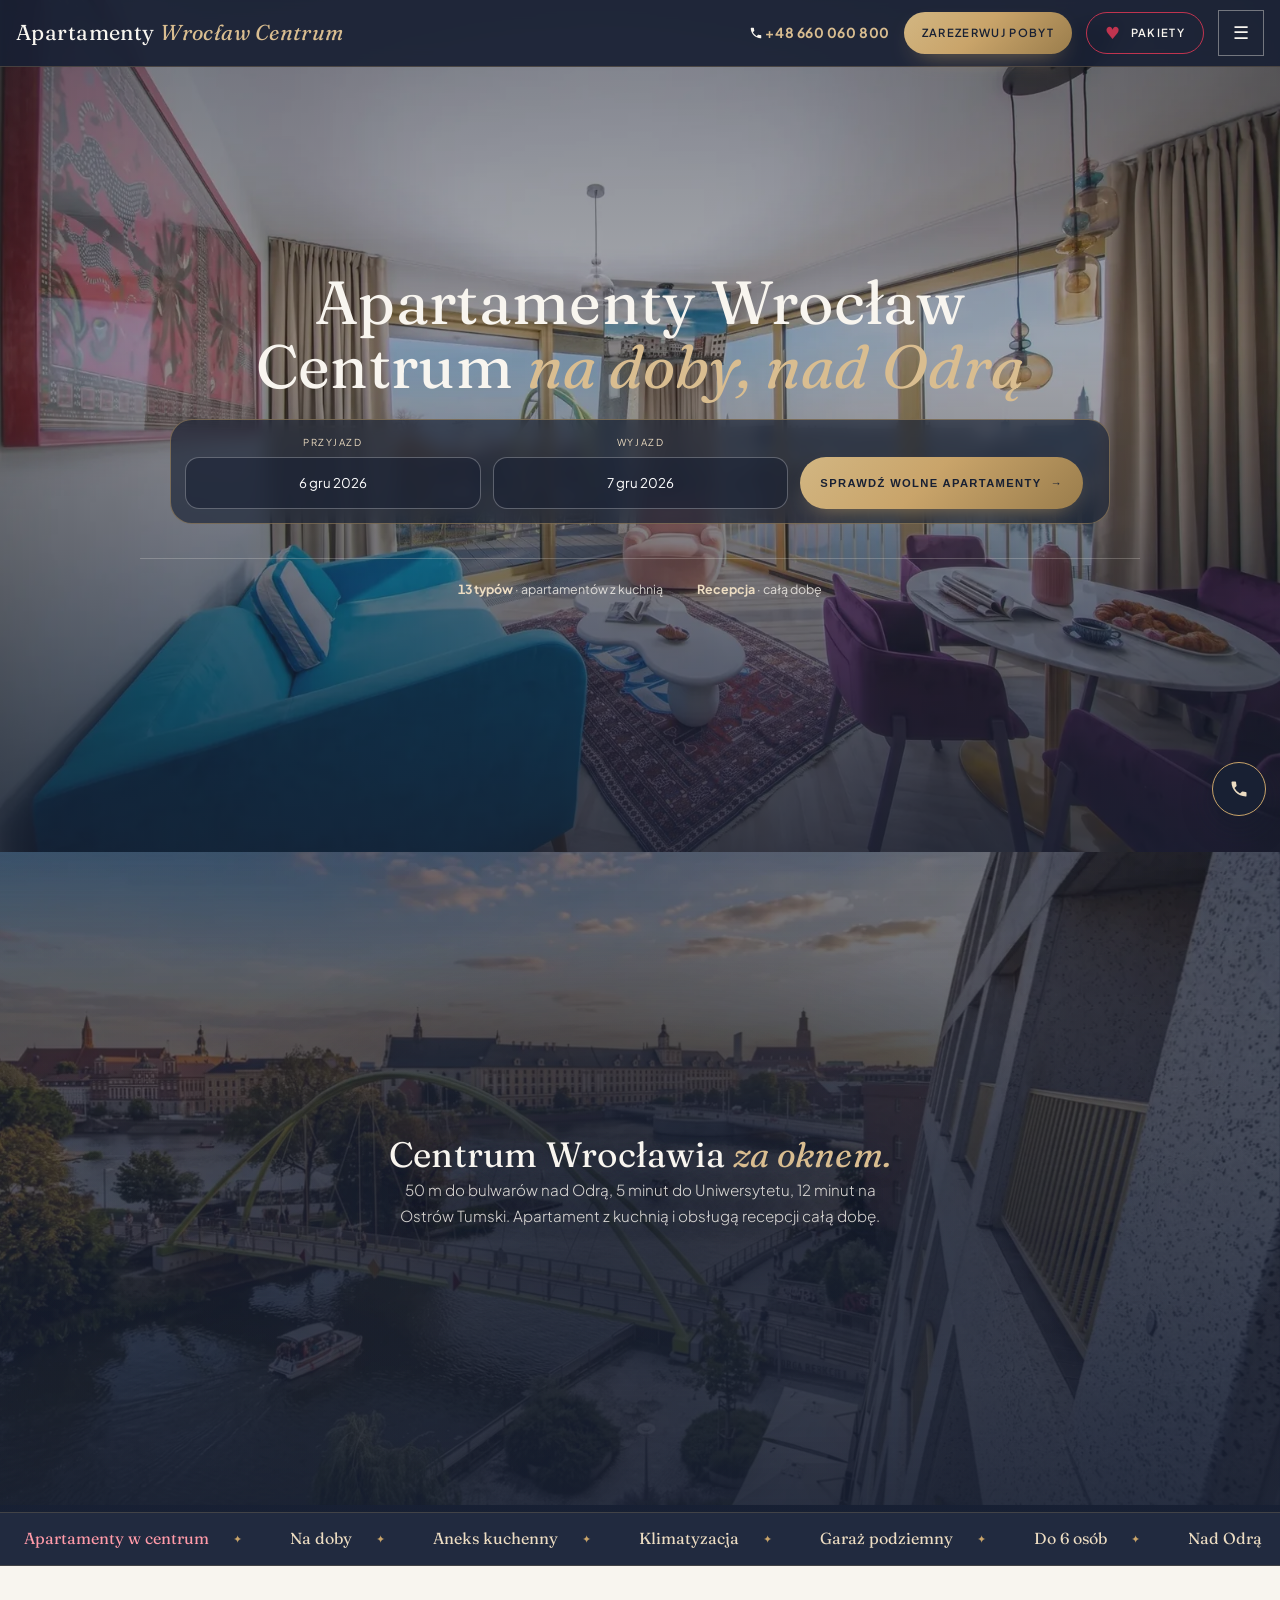
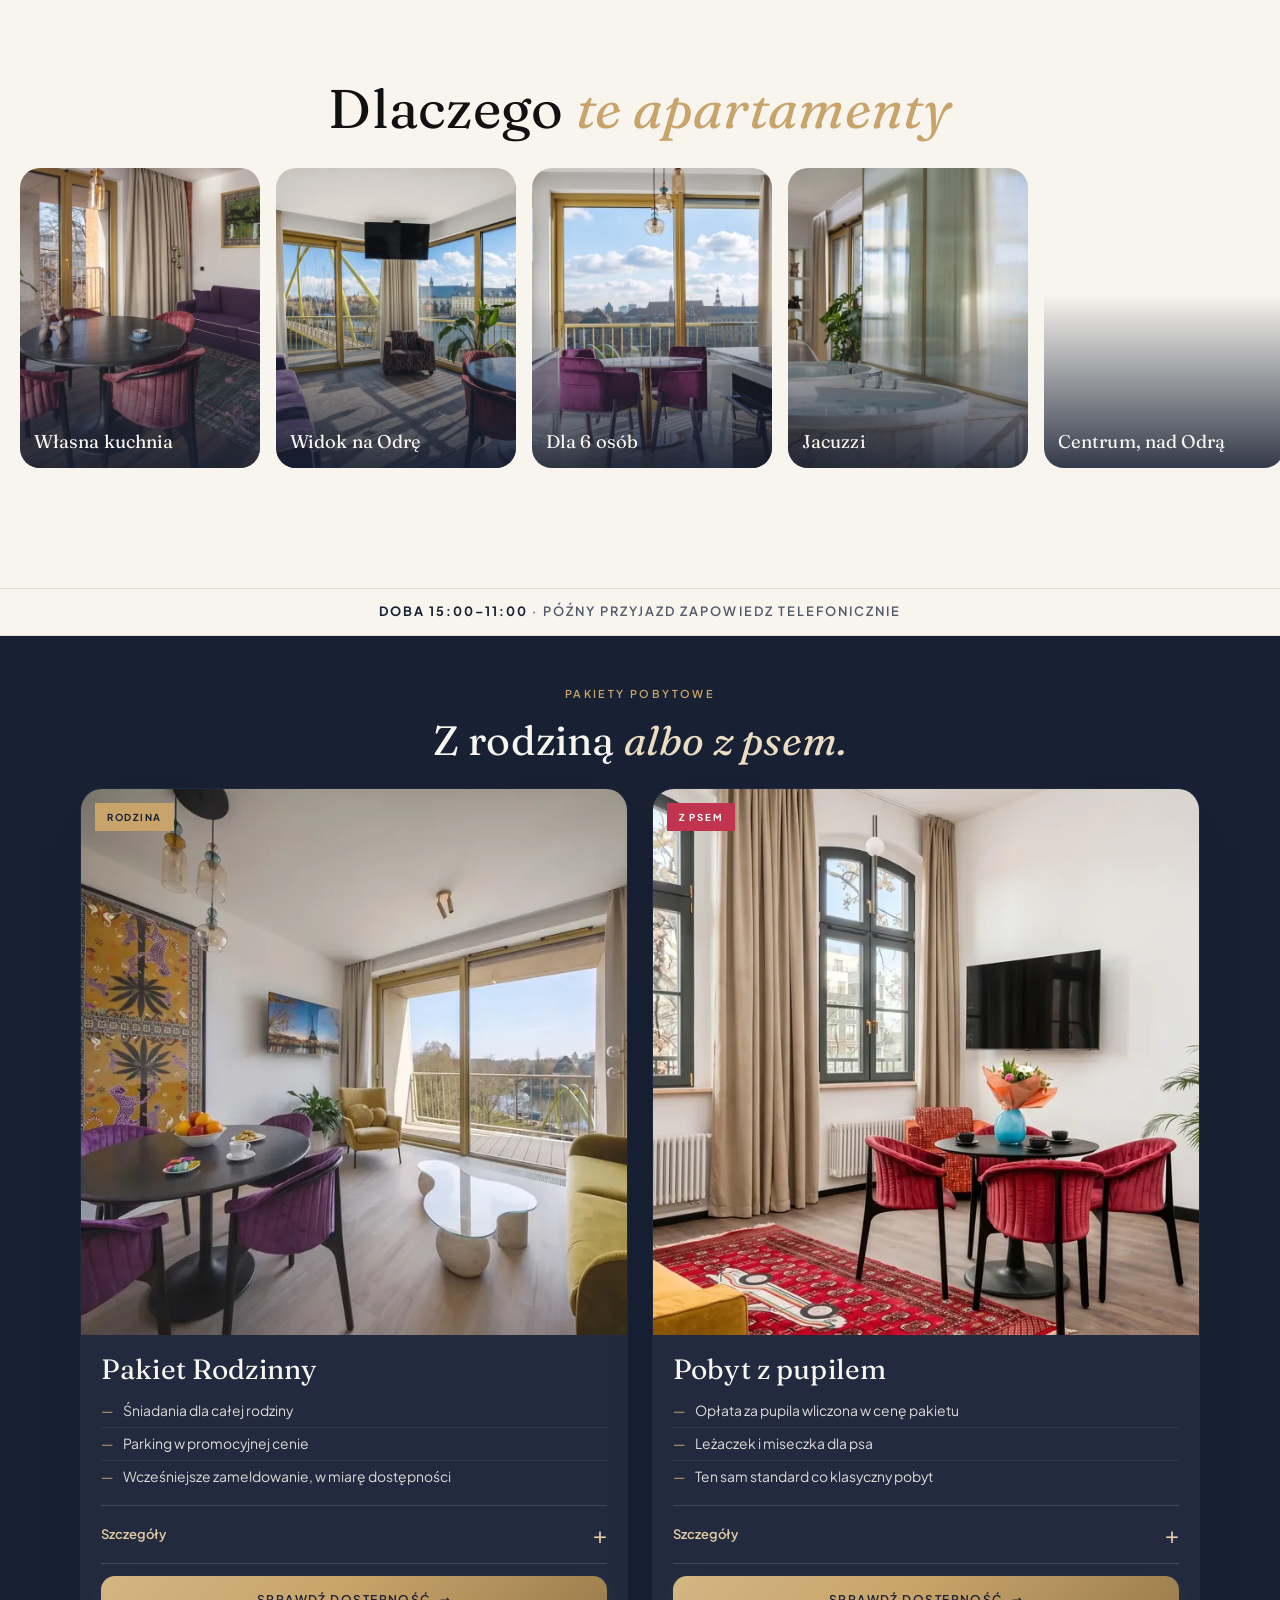
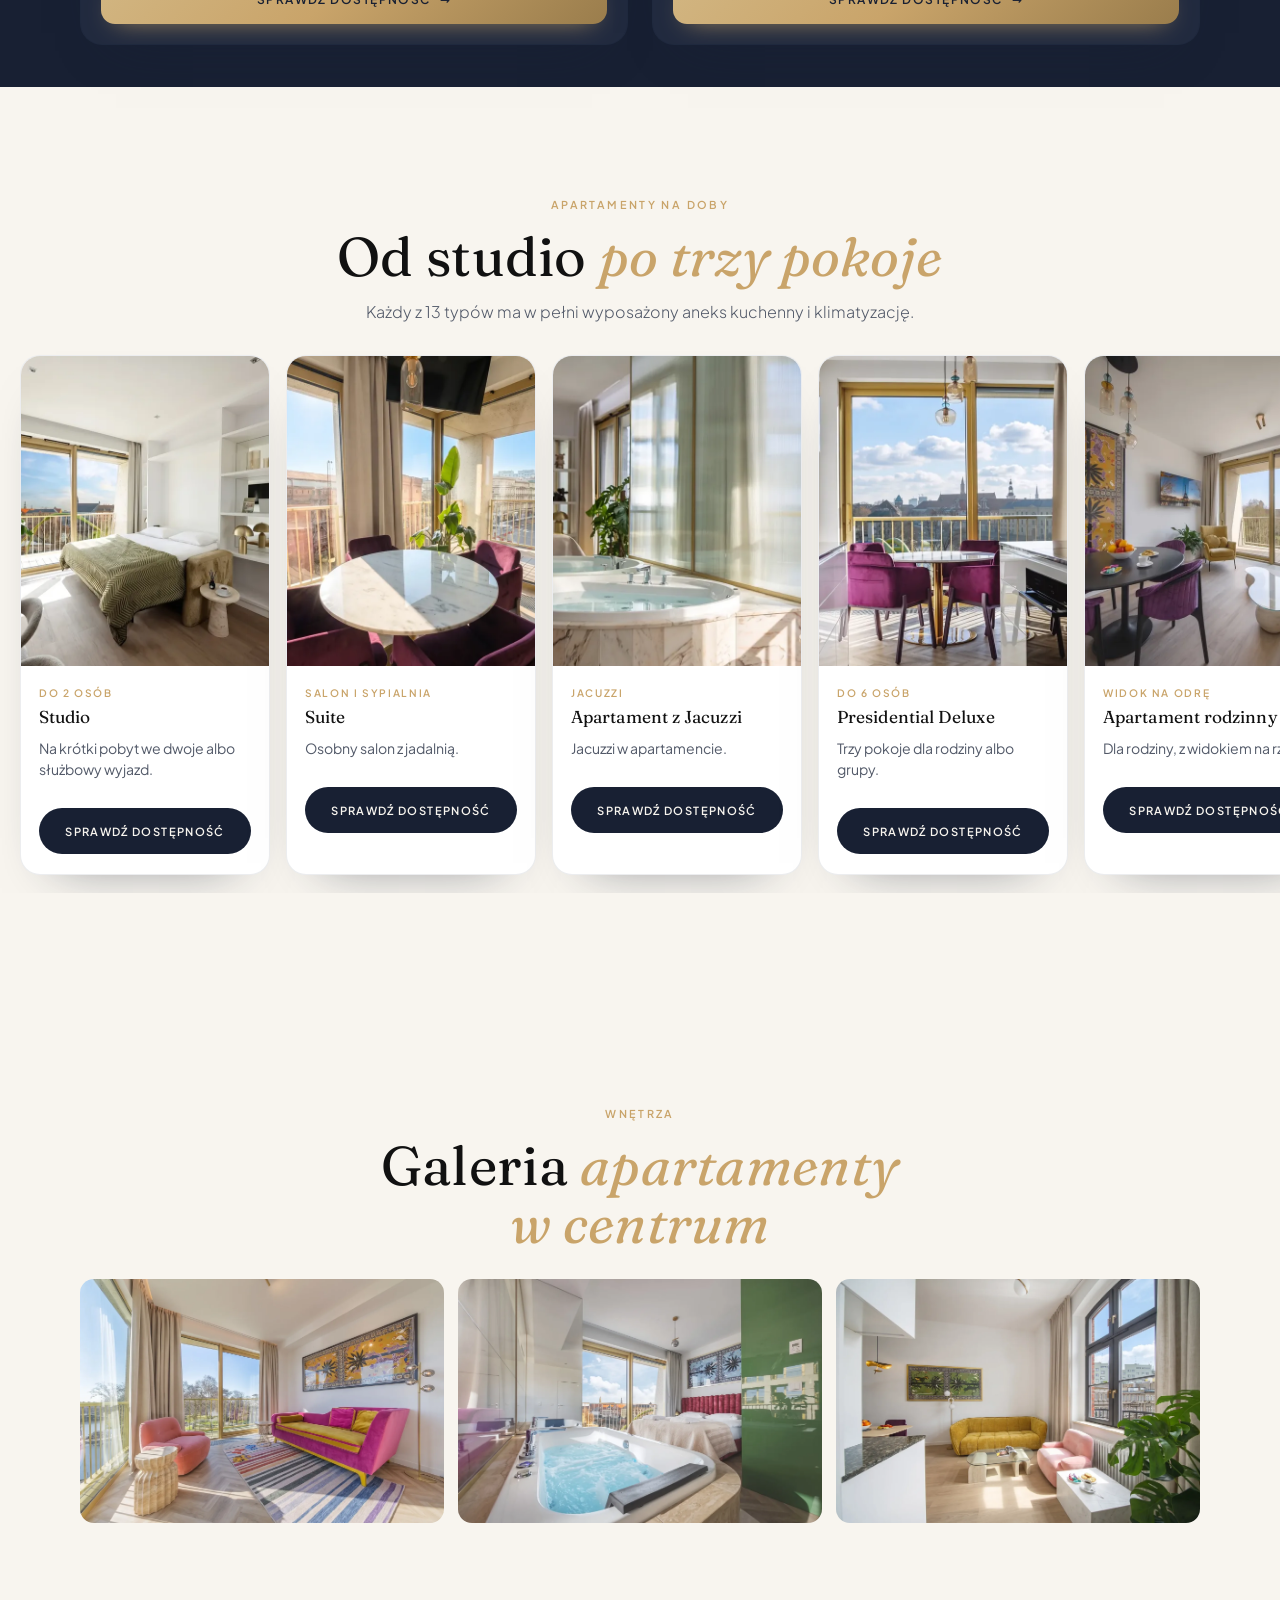
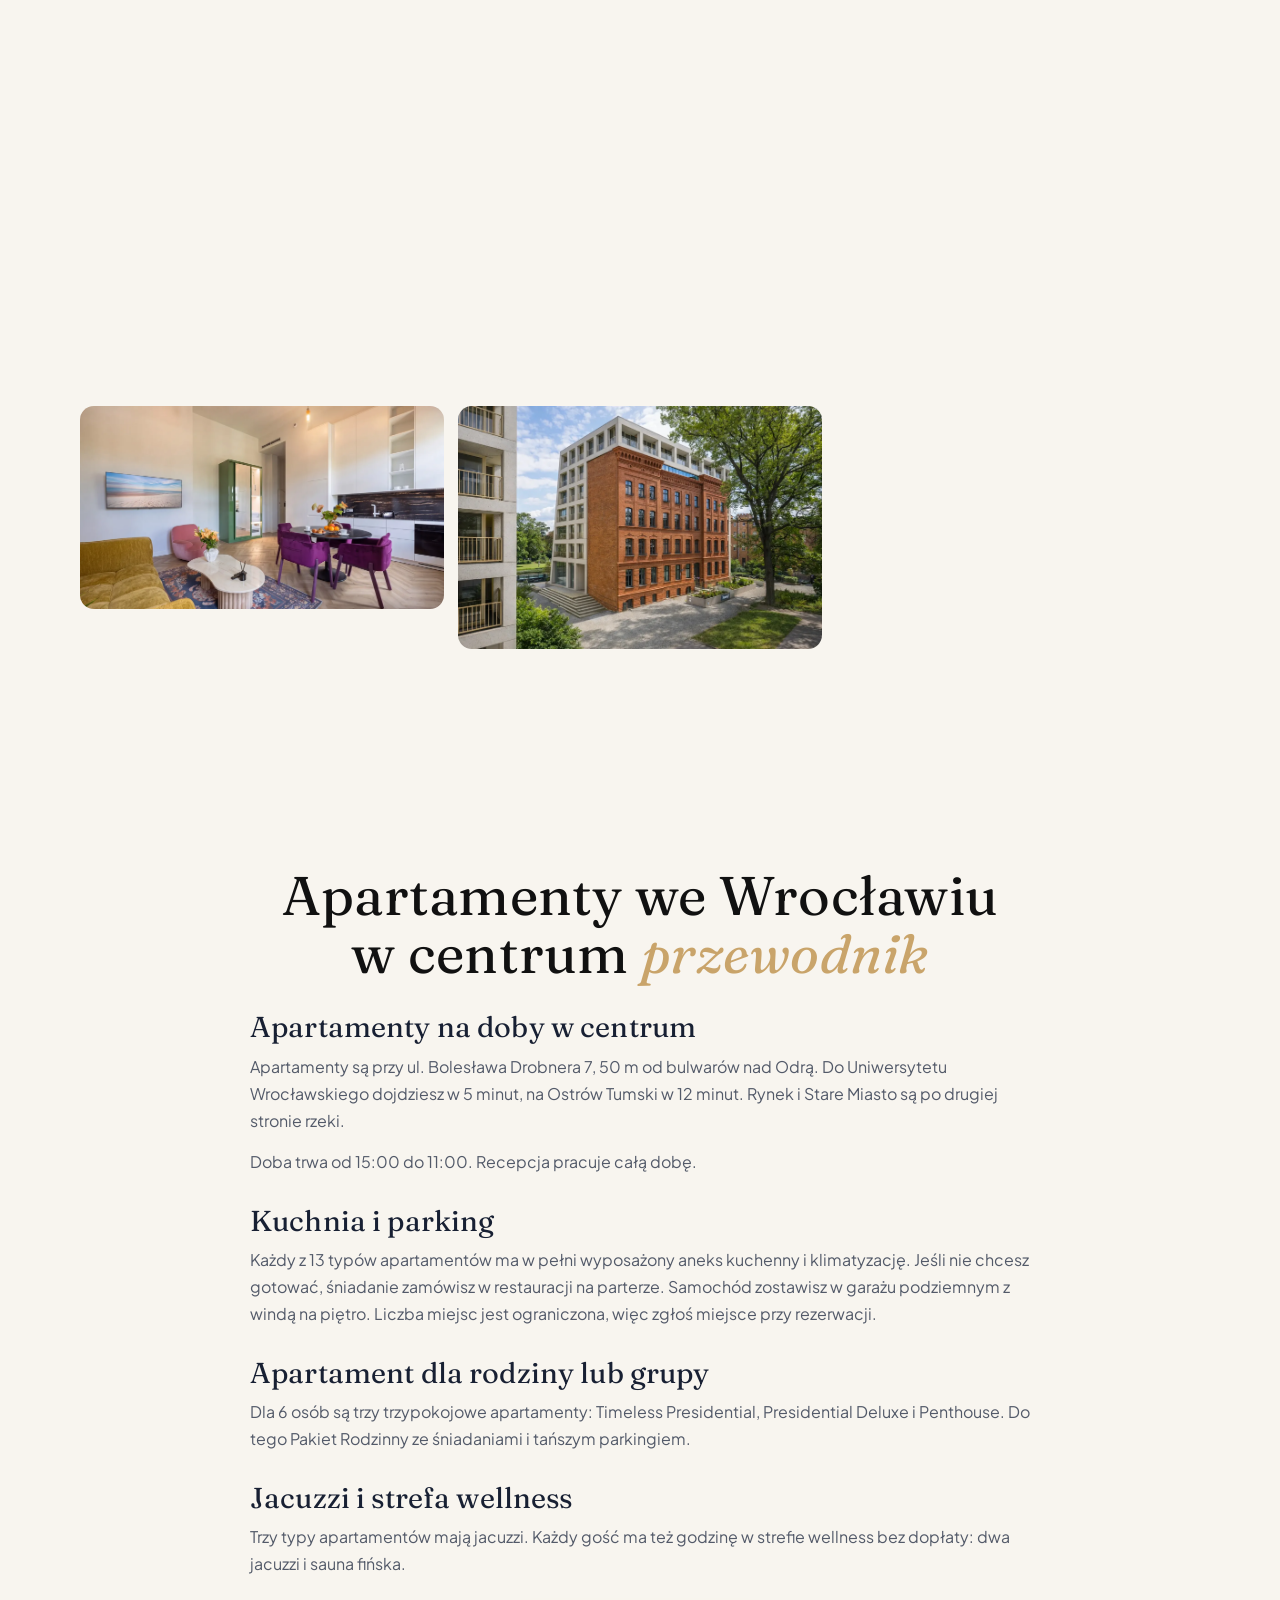
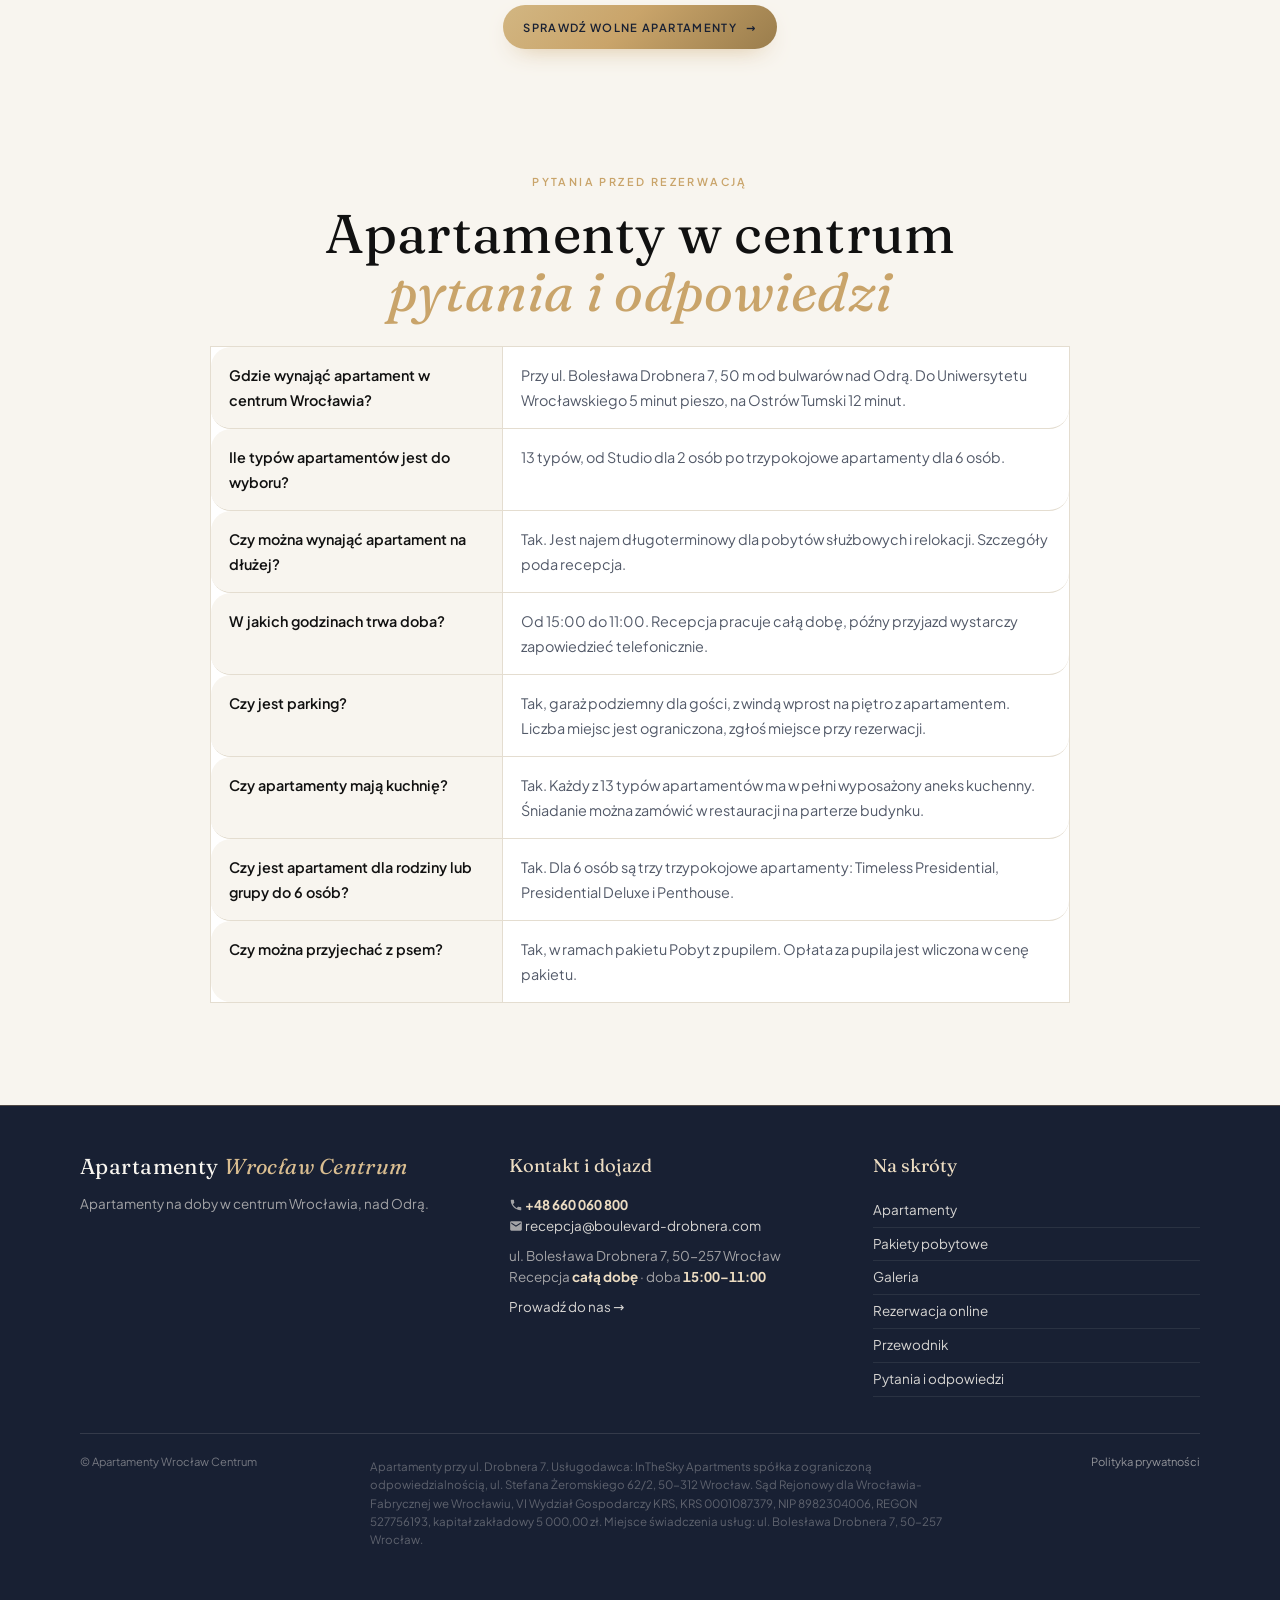
<file: index.html>
<!DOCTYPE html>
<html lang="pl">
<head>
<meta charset="utf-8"/>
<meta content="width=device-width, initial-scale=1.0" name="viewport"/>
<title>Apartamenty Wrocław Centrum nad Odrą: na doby, z kuchnią i parkingiem</title>
<meta name="description" content="Apartamenty we Wrocławiu w centrum, nad Odrą: na doby, z aneksem kuchennym, klimatyzacją i garażem podziemnym. Recepcja całą dobę, apartamenty dla 6 osób, jacuzzi w trzech typach."/>
<meta name="robots" content="index, follow, max-image-preview:large"/>
<link href="https://apartamenty-wroclaw-centrum.pl/" rel="canonical"/>
<meta property="og:type" content="website"/><meta property="og:locale" content="pl_PL"/>
<meta property="og:title" content="Apartamenty Wrocław Centrum nad Odrą: na doby, z kuchnią i parkingiem"/><meta property="og:description" content="Apartamenty we Wrocławiu w centrum, nad Odrą: na doby, z aneksem kuchennym, klimatyzacją i garażem podziemnym. Recepcja całą dobę, apartamenty dla 6 osób, jacuzzi w trzech typach."/>
<meta property="og:url" content="https://apartamenty-wroclaw-centrum.pl/"/><meta property="og:image" content="https://apartamenty-wroclaw-centrum.pl/media/g-28-luxury-suite-salon-z-widokiem-na-odre-1600.webp"/>
<meta name="theme-color" content="#182033"/>
<link rel="icon" href="/favicon.svg" type="image/svg+xml"/>
<link as="font" crossorigin="" href="/fonts/fraunces-latin.woff2" rel="preload" type="font/woff2"/>
<link rel="preload" as="image" href="/media/g-28-luxury-suite-salon-z-widokiem-na-odre-1600.webp" fetchpriority="high"/>
<link href="/style.css?v=202610291354" rel="stylesheet"/>
<script type="application/ld+json">{"@context": "https://schema.org", "@graph": [{"@type": "WebSite", "url": "https://apartamenty-wroclaw-centrum.pl/", "name": "Apartamenty Wrocław Centrum", "inLanguage": "pl-PL"}, {"@type": "LodgingBusiness", "checkinTime": "15:00", "checkoutTime": "11:00", "name": "Apartamenty Wrocław Centrum nad Odrą", "description": "Apartamenty we Wrocławiu w centrum, nad Odrą: na doby, z aneksem kuchennym, klimatyzacją i garażem podziemnym. Recepcja całą dobę, apartamenty dla 6 osób, jacuzzi w trzech typach.", "url": "https://apartamenty-wroclaw-centrum.pl/", "telephone": "+48 660 060 800", "email": "recepcja@boulevard-drobnera.com", "image": "https://apartamenty-wroclaw-centrum.pl/media/g-28-luxury-suite-salon-z-widokiem-na-odre-1600.webp", "address": {"@type": "PostalAddress", "streetAddress": "ul. Bolesława Drobnera 7", "postalCode": "50-257", "addressLocality": "Wrocław", "addressCountry": "PL"}}, {"@type": "FAQPage", "mainEntity": [{"@type": "Question", "name": "Gdzie wynająć apartament w centrum Wrocławia?", "acceptedAnswer": {"@type": "Answer", "text": "Przy ul. Bolesława Drobnera 7, 50 m od bulwarów nad Odrą. Do Uniwersytetu Wrocławskiego 5 minut pieszo, na Ostrów Tumski 12 minut."}}, {"@type": "Question", "name": "Ile typów apartamentów jest do wyboru?", "acceptedAnswer": {"@type": "Answer", "text": "13 typów, od Studio dla 2 osób po trzypokojowe apartamenty dla 6 osób."}}, {"@type": "Question", "name": "Czy można wynająć apartament na dłużej?", "acceptedAnswer": {"@type": "Answer", "text": "Tak. Jest najem długoterminowy dla pobytów służbowych i relokacji. Szczegóły poda recepcja."}}, {"@type": "Question", "name": "W jakich godzinach trwa doba?", "acceptedAnswer": {"@type": "Answer", "text": "Od 15:00 do 11:00. Recepcja pracuje całą dobę, późny przyjazd wystarczy zapowiedzieć telefonicznie."}}, {"@type": "Question", "name": "Czy jest parking?", "acceptedAnswer": {"@type": "Answer", "text": "Tak, garaż podziemny dla gości, z windą wprost na piętro z apartamentem. Liczba miejsc jest ograniczona, zgłoś miejsce przy rezerwacji."}}, {"@type": "Question", "name": "Czy apartamenty mają kuchnię?", "acceptedAnswer": {"@type": "Answer", "text": "Tak. Każdy z 13 typów apartamentów ma w pełni wyposażony aneks kuchenny. Śniadanie można zamówić w restauracji na parterze budynku."}}, {"@type": "Question", "name": "Czy jest apartament dla rodziny lub grupy do 6 osób?", "acceptedAnswer": {"@type": "Answer", "text": "Tak. Dla 6 osób są trzy trzypokojowe apartamenty: Timeless Presidential, Presidential Deluxe i Penthouse."}}, {"@type": "Question", "name": "Czy można przyjechać z psem?", "acceptedAnswer": {"@type": "Answer", "text": "Tak, w ramach pakietu Pobyt z pupilem. Opłata za pupila jest wliczona w cenę pakietu."}}]}]}</script>
</head>
<body>
<header class="topbar">
<a class="wordmark" href="/">Apartamenty <em>Wrocław Centrum</em></a>
<span class="grow"></span>
<a class="top-tel" href="tel:+48660060800"><svg aria-hidden="true" class="ico" viewBox="0 0 24 24"><path d="M6.62 10.79a15.05 15.05 0 0 0 6.59 6.59l2.2-2.2a1 1 0 0 1 1.02-.24c1.12.37 2.33.57 3.57.57a1 1 0 0 1 1 1V20a1 1 0 0 1-1 1C10.85 21 3 13.15 3 4a1 1 0 0 1 1-1h3.5a1 1 0 0 1 1 1c0 1.24.2 2.45.57 3.57a1 1 0 0 1-.25 1.02l-2.2 2.2z"/></svg> <span>+48 660 060 800</span></a>
<a class="btn btn-gold" href="/rezerwacja/">Zarezerwuj pobyt</a>
<a class="btn btn-heart top-cta2" href="/" data-to="pakiety"><span class="hh">♥</span> Pakiety</a>
<button aria-label="Otwórz menu" class="burger" data-menu-open="">☰</button>
</header>
<nav aria-label="Menu główne" class="menu" id="menu">
<button aria-label="Zamknij menu" class="close" data-menu-close="">✕</button>
<span class="eyebrow">Najczęściej wybierane</span>
<ul class="best">
<li><a href="/" data-to="oferta"><span class="bic">✦</span><span class="btx"><b>Apartamenty na doby</b><small>od Studio po 3 pokoje</small></span><span class="chev">→</span></a></li><li><a href="/" data-to="pakiety"><span class="bic">♡</span><span class="btx"><b>Pakiet Rodzinny</b><small>śniadania i parking</small></span><span class="chev">→</span></a></li>
</ul>
<span class="eyebrow">Menu</span>
<ul class="plain">
<li><a href="/" data-to="oferta">Apartamenty</a></li><li><a href="/" data-to="pakiety">Pakiety pobytowe</a></li><li><a href="/" data-to="galeria">Galeria</a></li><li><a href="/rezerwacja/">Rezerwacja online</a></li><li><a href="/" data-to="przewodnik">Przewodnik</a></li><li><a href="/" data-to="faq">Pytania i odpowiedzi</a></li><li><a href="/" data-to="kontakt">Kontakt i dojazd</a></li>
</ul>
<div class="mcta">
<a class="btn btn-gold" href="/rezerwacja/">Zarezerwuj pobyt <span class="arrow">→</span></a>
<a class="btn btn-line" href="tel:+48660060800"><svg aria-hidden="true" class="ico" viewBox="0 0 24 24"><path d="M6.62 10.79a15.05 15.05 0 0 0 6.59 6.59l2.2-2.2a1 1 0 0 1 1.02-.24c1.12.37 2.33.57 3.57.57a1 1 0 0 1 1 1V20a1 1 0 0 1-1 1C10.85 21 3 13.15 3 4a1 1 0 0 1 1-1h3.5a1 1 0 0 1 1 1c0 1.24.2 2.45.57 3.57a1 1 0 0 1-.25 1.02l-2.2 2.2z"/></svg> +48 660 060 800</a>
</div>
</nav>
<section class="hero" id="start">
<div aria-hidden="true" class="slides">
<picture><img class="on" alt="Jasny salon z widokiem na Odrę" decoding="async" fetchpriority="high" src="/media/g-28-luxury-suite-salon-z-widokiem-na-odre-1600.webp" width="1600" height="1074"/></picture><picture><img alt="Studio z widokiem na Odrę" decoding="async" loading="lazy" src="/media/g-42-studio-z-widokiem-na-odre-1600.webp" width="1600" height="1074"/></picture><picture><img alt="Salon apartamentu rodzinnego" decoding="async" loading="lazy" src="/media/g-32-apartament-rodzinny-505-salon-1600.webp" width="1600" height="1074"/></picture>
</div>
<div class="wrap hero-inner">
<h1>Apartamenty Wrocław Centrum <em>na doby, nad Odrą</em></h1>
<form aria-label="Sprawdź dostępność" class="datebar" id="datebar" data-rez="1">
<label><span>Przyjazd</span><input id="dbFrom" required="" type="date"/></label>
<label><span>Wyjazd</span><input id="dbTo" required="" type="date"/></label>
<button class="btn btn-gold" type="submit">Sprawdź wolne apartamenty <span class="arrow">→</span></button>
</form>
<div class="trustbar"><span><b>13 typów</b> · apartamentów z kuchnią</span><span><b>Recepcja</b> · całą dobę</span></div>
<div aria-hidden="true" class="dots"></div>
</div>
</section>
<section class="tower" id="tower">
<div class="stick">
<img class="tower-bg" src="/media/g-11-widok-na-odre-o-zachodzie-1400.webp" width="1400" height="781" alt="Odra i Ostrów Tumski o zachodzie" loading="lazy"/>
<div class="panel wrap">
<h2>Centrum Wrocławia <em>za oknem.</em></h2>
<p>50 m do bulwarów nad Odrą, 5 minut do Uniwersytetu, 12 minut na Ostrów Tumski. Apartament z kuchnią i obsługą recepcji całą dobę.</p>
</div>
</div>
</section>
<div aria-hidden="true" class="marquee"><div class="marquee-track"><span><b>Apartamenty w centrum</b></span><span>Na doby</span><span>Aneks kuchenny</span><span>Klimatyzacja</span><span>Garaż podziemny</span><span>Do 6 osób</span><span>Nad Odrą</span><span><b>Apartamenty w centrum</b></span><span>Na doby</span><span>Aneks kuchenny</span><span>Klimatyzacja</span><span>Garaż podziemny</span><span>Do 6 osób</span><span>Nad Odrą</span></div></div>
<section class="sec" id="atuty">
<div class="head wrap"><h2>Dlaczego <em>te apartamenty</em></h2></div>
<div class="atuty-slider">
<a class="atut" href="/" data-to="oferta"><img alt="Salon z aneksem kuchennym" decoding="async" loading="lazy" src="/media/g-35-suite-salon-z-aneksem-960.webp" width="960" height="644"/><span class="cap"><h3>Własna kuchnia</h3></span></a><a class="atut" href="/" data-to="galeria"><img alt="Salon z widokiem na kładkę" decoding="async" loading="lazy" src="/media/g-45-luxury-suite-salon-z-widokiem-na-kladke-960.webp" width="960" height="644"/><span class="cap"><h3>Widok na Odrę</h3></span></a><a class="atut" href="/" data-to="oferta"><img alt="Salon z jadalnią" decoding="async" loading="lazy" src="/media/g-12-presidential-deluxe-salon-z-jadalnia-960.webp" width="960" height="644"/><span class="cap"><h3>Dla 6 osób</h3></span></a><a class="atut" href="/" data-to="oferta"><img alt="Jacuzzi w apartamencie" decoding="async" loading="lazy" src="/media/g-07-apartament-z-jacuzzi-jacuzzi-960.webp" width="960" height="644"/><span class="cap"><h3>Jacuzzi</h3></span></a><a class="atut" href="/" data-to="przewodnik"><img alt="Budynek nad Odrą z lotu ptaka" decoding="async" loading="lazy" src="/media/g-43-budynek-nad-odra-z-lotu-ptaka-960.webp" width="960" height="644"/><span class="cap"><h3>Centrum, nad Odrą</h3></span></a><a class="atut" href="/" data-to="pakiety"><img alt="Strefa wellness" decoding="async" loading="lazy" src="/media/g-26-strefa-wellness-wnetrze-960.webp" width="960" height="536"/><span class="cap"><h3>Strefa wellness</h3></span></a>
</div>
</section>
<div class="thinstrip"><b>Doba 15:00–11:00</b> · późny przyjazd zapowiedz telefonicznie</div>
<section class="sec dark" id="pakiety">
<div class="wrap">
<div class="head"><span class="eyebrow">Pakiety pobytowe</span><h2>Z rodziną <em>albo z psem.</em></h2></div>
<div class="plans">
<article class="plan">
<div class="photo"><span class="ribbon gold">Rodzina</span><img alt="Salon apartamentu rodzinnego" decoding="async" loading="lazy" width="960" height="644" src="/media/g-32-apartament-rodzinny-505-salon-960.webp"/></div>
<div class="plan-body">
<h3>Pakiet Rodzinny</h3>
<ul class="package-brief"><li>Śniadania dla całej rodziny</li><li>Parking w promocyjnej cenie</li><li>Wcześniejsze zameldowanie, w miarę dostępności</li></ul><details class="package-expand"><summary>Szczegóły</summary><div class="package-full-description">
<ul><li>Trzypokojowe apartamenty dla 6 osób</li><li>Późniejsze wymeldowanie, w miarę dostępności</li><li>Recepcja całą dobę</li></ul></div></details>
<a class="btn btn-gold" href="/rezerwacja/">Sprawdź dostępność <span class="arrow">→</span></a>
</div>
</article><article class="plan">
<div class="photo"><span class="ribbon ">Z psem</span><img alt="Salon apartamentu Timeless Suite" decoding="async" loading="lazy" width="960" height="644" src="/media/g-40-timeless-suite-salon-960.webp"/></div>
<div class="plan-body">
<h3>Pobyt z pupilem</h3>
<ul class="package-brief"><li>Opłata za pupila wliczona w cenę pakietu</li><li>Leżaczek i miseczka dla psa</li><li>Ten sam standard co klasyczny pobyt</li></ul><details class="package-expand"><summary>Szczegóły</summary><div class="package-full-description">
<ul><li>50 m do bulwarów nad Odrą na spacer</li><li>Pakiet na 1–10 nocy</li><li>Szczegóły poda recepcja</li></ul></div></details>
<a class="btn btn-gold" href="/rezerwacja/">Sprawdź dostępność <span class="arrow">→</span></a>
</div>
</article>
</div>
</div>
</section>
<section class="sec" id="oferta">
<div class="head wrap">
<span class="eyebrow">Apartamenty na doby</span>
<h2>Od studio <em>po trzy pokoje</em></h2>
<p>Każdy z 13 typów ma w pełni wyposażony aneks kuchenny i klimatyzację.</p>
</div>
<div class="aps-slider">
<article class="ap">
<div class="photo"><img alt="Studio" decoding="async" loading="lazy" src="/media/g-42-studio-z-widokiem-na-odre-960.webp" width="960" height="644"/></div>
<div class="ap-body"><span class="fl">do 2 osób</span><h3>Studio</h3><p>Na krótki pobyt we dwoje albo służbowy wyjazd.</p><a class="btn btn-navy" href="/rezerwacja/">Sprawdź dostępność</a></div>
</article><article class="ap">
<div class="photo"><img alt="Suite" decoding="async" loading="lazy" src="/media/g-34-suite-salon-z-jadalnia-960.webp" width="960" height="644"/></div>
<div class="ap-body"><span class="fl">salon i sypialnia</span><h3>Suite</h3><p>Osobny salon z jadalnią.</p><a class="btn btn-navy" href="/rezerwacja/">Sprawdź dostępność</a></div>
</article><article class="ap">
<div class="photo"><img alt="Apartament z Jacuzzi" decoding="async" loading="lazy" src="/media/g-07-apartament-z-jacuzzi-jacuzzi-960.webp" width="960" height="644"/></div>
<div class="ap-body"><span class="fl">jacuzzi</span><h3>Apartament z Jacuzzi</h3><p>Jacuzzi w apartamencie.</p><a class="btn btn-navy" href="/rezerwacja/">Sprawdź dostępność</a></div>
</article><article class="ap">
<div class="photo"><img alt="Presidential Deluxe" decoding="async" loading="lazy" src="/media/g-12-presidential-deluxe-salon-z-jadalnia-960.webp" width="960" height="644"/></div>
<div class="ap-body"><span class="fl">do 6 osób</span><h3>Presidential Deluxe</h3><p>Trzy pokoje dla rodziny albo grupy.</p><a class="btn btn-navy" href="/rezerwacja/">Sprawdź dostępność</a></div>
</article><article class="ap">
<div class="photo"><img alt="Apartament rodzinny" decoding="async" loading="lazy" src="/media/g-32-apartament-rodzinny-505-salon-960.webp" width="960" height="644"/></div>
<div class="ap-body"><span class="fl">widok na Odrę</span><h3>Apartament rodzinny</h3><p>Dla rodziny, z widokiem na rzekę.</p><a class="btn btn-navy" href="/rezerwacja/">Sprawdź dostępność</a></div>
</article>
</div>
</section>
<section class="sec" id="galeria">
<div class="head wrap"><span class="eyebrow">Wnętrza</span><h2>Galeria <em>apartamenty w centrum</em></h2></div>
<div class="wrap g-grid"><a class="g-item" href="/media/g-29-luxury-suite-salon-1600.webp" data-alt="Luxury Suite"><img alt="Luxury Suite" decoding="async" loading="lazy" src="/media/g-29-luxury-suite-salon-1600.webp" width="1600" height="1074"/></a><a class="g-item" href="/media/g-22-widok-z-balkonu-na-odre-i-kladke-1600.webp" data-alt="Widok z balkonu"><img alt="Widok z balkonu" decoding="async" loading="lazy" src="/media/g-22-widok-z-balkonu-na-odre-i-kladke-1600.webp" width="1600" height="1068"/></a><a class="g-item" href="/media/g-38-timeless-penthouse-salon-z-aneksem-1600.webp" data-alt="Salon z aneksem"><img alt="Salon z aneksem" decoding="async" loading="lazy" src="/media/g-38-timeless-penthouse-salon-z-aneksem-1600.webp" width="1600" height="893"/></a><a class="g-item" href="/media/g-14-suite-z-jacuzzi-sypialnia-z-jacuzzi-1600.webp" data-alt="Sypialnia z jacuzzi"><img alt="Sypialnia z jacuzzi" decoding="async" loading="lazy" src="/media/g-14-suite-z-jacuzzi-sypialnia-z-jacuzzi-1600.webp" width="1600" height="1074"/></a><a class="g-item" href="/media/g-39-timeless-presidential-salon-1600.webp" data-alt="Timeless Presidential"><img alt="Timeless Presidential" decoding="async" loading="lazy" src="/media/g-39-timeless-presidential-salon-1600.webp" width="1600" height="1074"/></a><a class="g-item" href="/media/g-44-budynek-stara-szkola-1600.webp" data-alt="Stara Szkoła"><img alt="Stara Szkoła" decoding="async" loading="lazy" src="/media/g-44-budynek-stara-szkola-1600.webp" width="1600" height="1067"/></a><a class="g-item" href="/media/g-41-timeless-deluxe-salon-1600.webp" data-alt="Timeless Deluxe"><img alt="Timeless Deluxe" decoding="async" loading="lazy" src="/media/g-41-timeless-deluxe-salon-1600.webp" width="1600" height="1074"/></a><a class="g-item" href="/media/g-25-presidential-salon-z-widokiem-na-odre-1600.webp" data-alt="Salon z widokiem na Odrę"><img alt="Salon z widokiem na Odrę" decoding="async" loading="lazy" src="/media/g-25-presidential-salon-z-widokiem-na-odre-1600.webp" width="1600" height="1074"/></a><a class="g-item" href="/media/g-20-presidential-salon-1600.webp" data-alt="Presidential"><img alt="Presidential" decoding="async" loading="lazy" src="/media/g-20-presidential-salon-1600.webp" width="1600" height="1074"/></a></div>
</section>
<section class="sec seo" id="przewodnik">
<div class="wrap seo-txt"><h2>Apartamenty we Wrocławiu w centrum <em>przewodnik</em></h2><h3>Apartamenty na doby w centrum</h3><p>Apartamenty są przy ul. Bolesława Drobnera 7, 50 m od bulwarów nad Odrą. Do Uniwersytetu Wrocławskiego dojdziesz w 5 minut, na Ostrów Tumski w 12 minut. Rynek i Stare Miasto są po drugiej stronie rzeki.</p><p>Doba trwa od 15:00 do 11:00. Recepcja pracuje całą dobę.</p><h3>Kuchnia i parking</h3><p>Każdy z 13 typów apartamentów ma w pełni wyposażony aneks kuchenny i klimatyzację. Jeśli nie chcesz gotować, śniadanie zamówisz w restauracji na parterze. Samochód zostawisz w garażu podziemnym z windą na piętro. Liczba miejsc jest ograniczona, więc zgłoś miejsce przy rezerwacji.</p><h3>Apartament dla rodziny lub grupy</h3><p>Dla 6 osób są trzy trzypokojowe apartamenty: Timeless Presidential, Presidential Deluxe i Penthouse. Do tego Pakiet Rodzinny ze śniadaniami i tańszym parkingiem.</p><h3>Jacuzzi i strefa wellness</h3><p>Trzy typy apartamentów mają jacuzzi. Każdy gość ma też godzinę w strefie wellness bez dopłaty: dwa jacuzzi i sauna fińska.</p>
<p class="seo-cta"><a class="btn btn-gold" href="/rezerwacja/">Sprawdź wolne apartamenty <span class="arrow">→</span></a></p></div>
</section>
<section class="sec" id="faq" style="padding-top:0">
<div class="wrap">
<div class="head"><span class="eyebrow">Pytania przed rezerwacją</span><h2>Apartamenty w centrum <em>pytania i odpowiedzi</em></h2></div>
<div class="faq-t"><div class="row"><div class="q">Gdzie wynająć apartament w centrum Wrocławia?</div><div class="a">Przy ul. Bolesława Drobnera 7, 50 m od bulwarów nad Odrą. Do Uniwersytetu Wrocławskiego 5 minut pieszo, na Ostrów Tumski 12 minut.</div></div><div class="row"><div class="q">Ile typów apartamentów jest do wyboru?</div><div class="a">13 typów, od Studio dla 2 osób po trzypokojowe apartamenty dla 6 osób.</div></div><div class="row"><div class="q">Czy można wynająć apartament na dłużej?</div><div class="a">Tak. Jest najem długoterminowy dla pobytów służbowych i relokacji. Szczegóły poda recepcja.</div></div><div class="row"><div class="q">W jakich godzinach trwa doba?</div><div class="a">Od 15:00 do 11:00. Recepcja pracuje całą dobę, późny przyjazd wystarczy zapowiedzieć telefonicznie.</div></div><div class="row"><div class="q">Czy jest parking?</div><div class="a">Tak, garaż podziemny dla gości, z windą wprost na piętro z apartamentem. Liczba miejsc jest ograniczona, zgłoś miejsce przy rezerwacji.</div></div><div class="row"><div class="q">Czy apartamenty mają kuchnię?</div><div class="a">Tak. Każdy z 13 typów apartamentów ma w pełni wyposażony aneks kuchenny. Śniadanie można zamówić w restauracji na parterze budynku.</div></div><div class="row"><div class="q">Czy jest apartament dla rodziny lub grupy do 6 osób?</div><div class="a">Tak. Dla 6 osób są trzy trzypokojowe apartamenty: Timeless Presidential, Presidential Deluxe i Penthouse.</div></div><div class="row"><div class="q">Czy można przyjechać z psem?</div><div class="a">Tak, w ramach pakietu Pobyt z pupilem. Opłata za pupila jest wliczona w cenę pakietu.</div></div></div>
</div>
</section>
<footer id="kontakt">
<div class="wrap">
<div class="fgrid">
<div>
<p class="wordmark">Apartamenty <em>Wrocław Centrum</em></p>
<p>Apartamenty na doby w centrum Wrocławia, nad Odrą.</p>
</div>
<div>
<h4>Kontakt i dojazd</h4>
<p><svg aria-hidden="true" class="ico" viewBox="0 0 24 24"><path d="M6.62 10.79a15.05 15.05 0 0 0 6.59 6.59l2.2-2.2a1 1 0 0 1 1.02-.24c1.12.37 2.33.57 3.57.57a1 1 0 0 1 1 1V20a1 1 0 0 1-1 1C10.85 21 3 13.15 3 4a1 1 0 0 1 1-1h3.5a1 1 0 0 1 1 1c0 1.24.2 2.45.57 3.57a1 1 0 0 1-.25 1.02l-2.2 2.2z"/></svg> <a href="tel:+48660060800"><b>+48 660 060 800</b></a><br/><svg aria-hidden="true" class="ico" viewBox="0 0 24 24"><path d="M20 4H4a2 2 0 0 0-2 2v12a2 2 0 0 0 2 2h16a2 2 0 0 0 2-2V6a2 2 0 0 0-2-2zm0 4.24-8 5-8-5V6l8 5 8-5v2.24z"/></svg> <a href="mailto:recepcja@boulevard-drobnera.com">recepcja@boulevard-drobnera.com</a></p>
<p>ul. Bolesława Drobnera 7, 50-257 Wrocław<br/>Recepcja <b>całą dobę</b> · doba <b>15:00–11:00</b></p>
<p><a href="https://maps.google.com/?q=Boles%C5%82awa+Drobnera+7+Wroc%C5%82aw" rel="noopener" target="_blank">Prowadź do nas →</a></p>
</div>
<div class="fmenu">
<h4>Na skróty</h4>
<a href="/" data-to="oferta">Apartamenty</a><a href="/" data-to="pakiety">Pakiety pobytowe</a><a href="/" data-to="galeria">Galeria</a><a href="/rezerwacja/">Rezerwacja online</a><a href="/" data-to="przewodnik">Przewodnik</a><a href="/" data-to="faq">Pytania i odpowiedzi</a>
</div>
</div>
<div class="legal">
<span>© Apartamenty Wrocław Centrum</span>
<span class="firma">Apartamenty przy ul. Drobnera 7. Usługodawca: InTheSky Apartments spółka z ograniczoną odpowiedzialnością, ul. Stefana Żeromskiego 62/2, 50-312 Wrocław. Sąd Rejonowy dla Wrocławia-Fabrycznej we Wrocławiu, VI Wydział Gospodarczy KRS, KRS 0001087379, NIP 8982304006, REGON 527756193, kapitał zakładowy 5 000,00 zł. Miejsce świadczenia usług: ul. Bolesława Drobnera 7, 50-257 Wrocław.</span>
<span><a href="/polityka-prywatnosci/">Polityka prywatności</a></span>
</div>
</div>
</footer>
<dialog class="lb" id="lb" aria-label="Galeria zdjęć"><button class="lb-x" aria-label="Zamknij">✕</button><button class="lb-p" aria-label="Poprzednie zdjęcie">‹</button><figure><img alt=""/><figcaption class="lb-cap"></figcaption></figure><button class="lb-n" aria-label="Następne zdjęcie">›</button></dialog>
<div class="stickybar"><a class="btn btn-gold" href="/rezerwacja/">Sprawdź wolne apartamenty</a></div>

<a aria-label="Zadzwoń" class="tel-fab" href="tel:+48660060800"><svg aria-hidden="true" class="ico" viewBox="0 0 24 24"><path d="M6.62 10.79a15.05 15.05 0 0 0 6.59 6.59l2.2-2.2a1 1 0 0 1 1.02-.24c1.12.37 2.33.57 3.57.57a1 1 0 0 1 1 1V20a1 1 0 0 1-1 1C10.85 21 3 13.15 3 4a1 1 0 0 1 1-1h3.5a1 1 0 0 1 1 1c0 1.24.2 2.45.57 3.57a1 1 0 0 1-.25 1.02l-2.2 2.2z"/></svg></a>
<script defer src="/site.js?v=202610291354"></script>
</body>
</html>
</file>
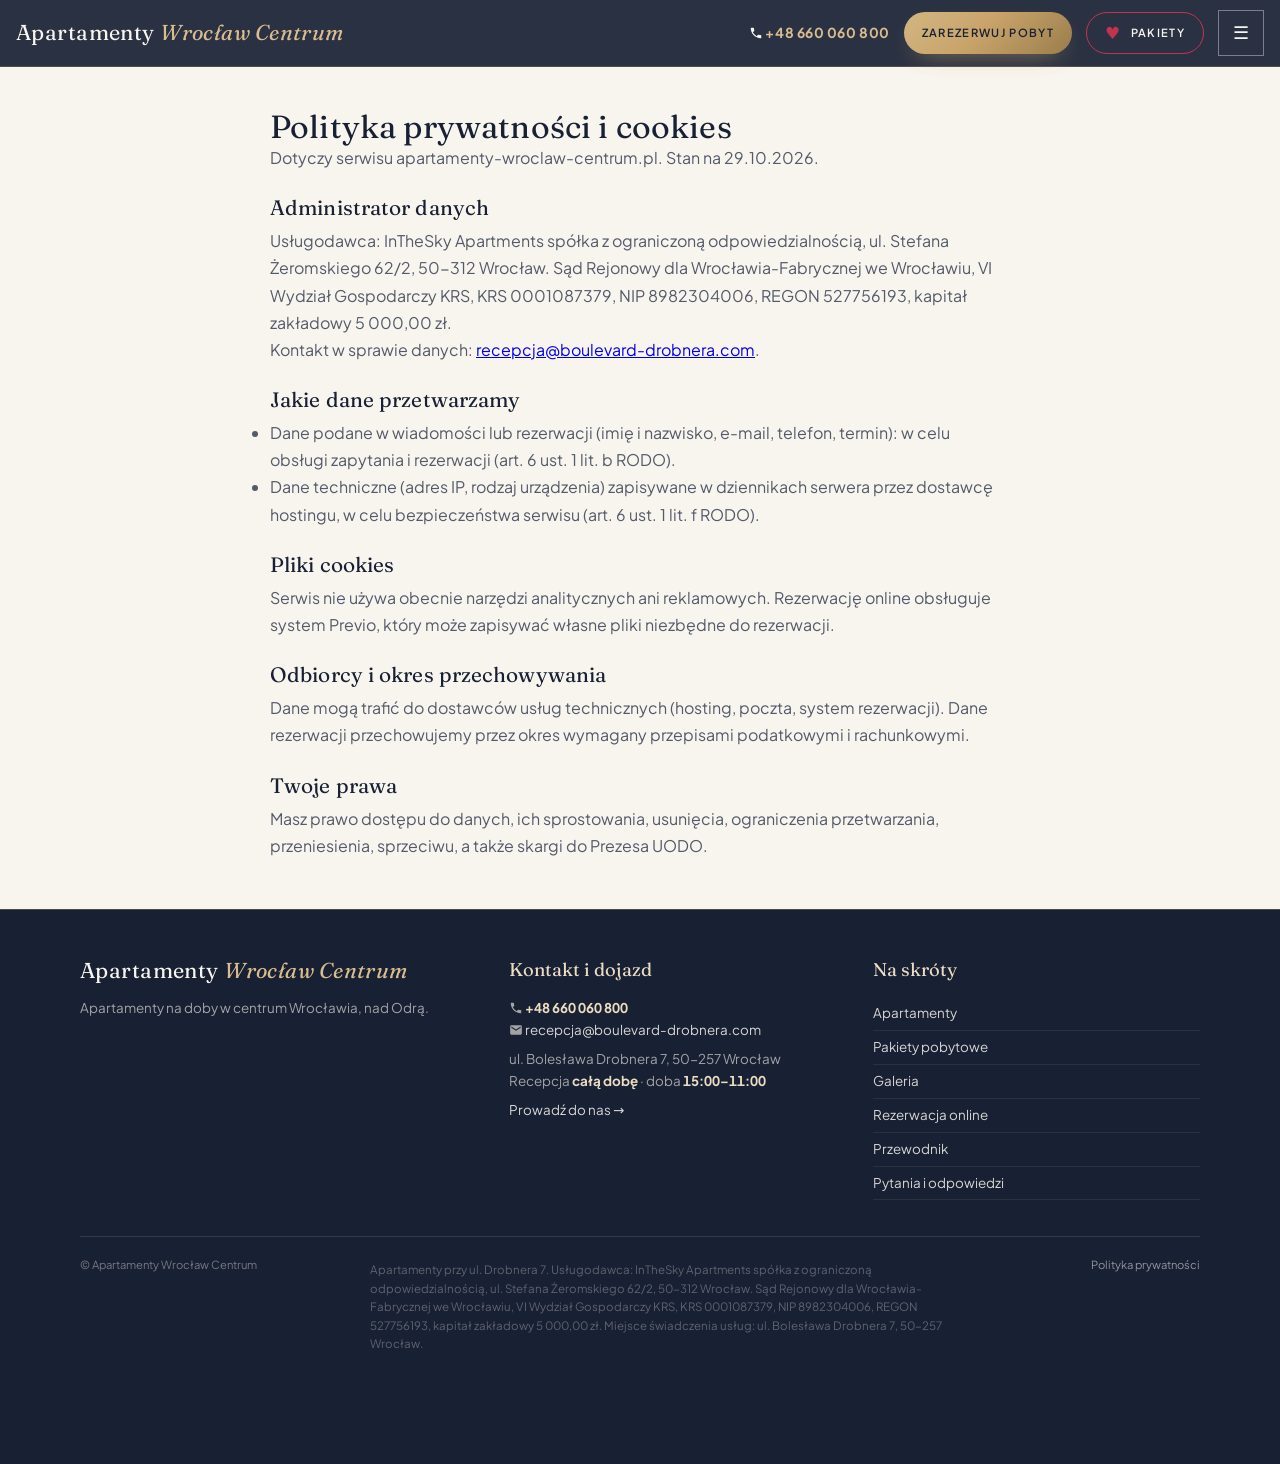
<file: polityka-prywatnosci/index.html>
<!DOCTYPE html>
<html lang="pl">
<head>
<meta charset="utf-8"/>
<meta content="width=device-width, initial-scale=1.0" name="viewport"/>
<title>Polityka prywatności</title>
<meta name="description" content="Polityka prywatności serwisu apartamenty-wroclaw-centrum.pl."/>
<meta name="robots" content="index, follow, max-image-preview:large"/>
<link href="https://apartamenty-wroclaw-centrum.pl/polityka-prywatnosci/" rel="canonical"/>
<meta property="og:type" content="website"/><meta property="og:locale" content="pl_PL"/>

<meta property="og:image" content="https://apartamenty-wroclaw-centrum.pl/media/g-28-luxury-suite-salon-z-widokiem-na-odre-1600.webp"/>
<meta name="theme-color" content="#182033"/>
<link rel="icon" href="/favicon.svg" type="image/svg+xml"/>
<link as="font" crossorigin="" href="/fonts/fraunces-latin.woff2" rel="preload" type="font/woff2"/>
<link href="/style.css?v=202610291354" rel="stylesheet"/>

</head>
<body>
<header class="topbar">
<a class="wordmark" href="/">Apartamenty <em>Wrocław Centrum</em></a>
<span class="grow"></span>
<a class="top-tel" href="tel:+48660060800"><svg aria-hidden="true" class="ico" viewBox="0 0 24 24"><path d="M6.62 10.79a15.05 15.05 0 0 0 6.59 6.59l2.2-2.2a1 1 0 0 1 1.02-.24c1.12.37 2.33.57 3.57.57a1 1 0 0 1 1 1V20a1 1 0 0 1-1 1C10.85 21 3 13.15 3 4a1 1 0 0 1 1-1h3.5a1 1 0 0 1 1 1c0 1.24.2 2.45.57 3.57a1 1 0 0 1-.25 1.02l-2.2 2.2z"/></svg> <span>+48 660 060 800</span></a>
<a class="btn btn-gold" href="/rezerwacja/">Zarezerwuj pobyt</a>
<a class="btn btn-heart top-cta2" href="/" data-to="pakiety"><span class="hh">♥</span> Pakiety</a>
<button aria-label="Otwórz menu" class="burger" data-menu-open="">☰</button>
</header>
<nav aria-label="Menu główne" class="menu" id="menu">
<button aria-label="Zamknij menu" class="close" data-menu-close="">✕</button>
<span class="eyebrow">Najczęściej wybierane</span>
<ul class="best">
<li><a href="/" data-to="oferta"><span class="bic">✦</span><span class="btx"><b>Apartamenty na doby</b><small>od Studio po 3 pokoje</small></span><span class="chev">→</span></a></li><li><a href="/" data-to="pakiety"><span class="bic">♡</span><span class="btx"><b>Pakiet Rodzinny</b><small>śniadania i parking</small></span><span class="chev">→</span></a></li>
</ul>
<span class="eyebrow">Menu</span>
<ul class="plain">
<li><a href="/" data-to="oferta">Apartamenty</a></li><li><a href="/" data-to="pakiety">Pakiety pobytowe</a></li><li><a href="/" data-to="galeria">Galeria</a></li><li><a href="/rezerwacja/">Rezerwacja online</a></li><li><a href="/" data-to="przewodnik">Przewodnik</a></li><li><a href="/" data-to="faq">Pytania i odpowiedzi</a></li><li><a href="/" data-to="kontakt">Kontakt i dojazd</a></li>
</ul>
<div class="mcta">
<a class="btn btn-gold" href="/rezerwacja/">Zarezerwuj pobyt <span class="arrow">→</span></a>
<a class="btn btn-line" href="tel:+48660060800"><svg aria-hidden="true" class="ico" viewBox="0 0 24 24"><path d="M6.62 10.79a15.05 15.05 0 0 0 6.59 6.59l2.2-2.2a1 1 0 0 1 1.02-.24c1.12.37 2.33.57 3.57.57a1 1 0 0 1 1 1V20a1 1 0 0 1-1 1C10.85 21 3 13.15 3 4a1 1 0 0 1 1-1h3.5a1 1 0 0 1 1 1c0 1.24.2 2.45.57 3.57a1 1 0 0 1-.25 1.02l-2.2 2.2z"/></svg> +48 660 060 800</a>
</div>
</nav>
<main class="doc"><div class="wrap">
<h1>Polityka prywatności i cookies</h1>
<p>Dotyczy serwisu apartamenty-wroclaw-centrum.pl. Stan na 29.10.2026.</p>
<h2>Administrator danych</h2>
<p>Usługodawca: InTheSky Apartments spółka z ograniczoną odpowiedzialnością, ul. Stefana Żeromskiego 62/2, 50-312 Wrocław. Sąd Rejonowy dla Wrocławia-Fabrycznej we Wrocławiu, VI Wydział Gospodarczy KRS, KRS 0001087379, NIP 8982304006, REGON 527756193, kapitał zakładowy 5 000,00 zł.</p>
<p>Kontakt w sprawie danych: <a href="mailto:recepcja@boulevard-drobnera.com">recepcja@boulevard-drobnera.com</a>.</p>
<h2>Jakie dane przetwarzamy</h2>
<ul><li>Dane podane w wiadomości lub rezerwacji (imię i nazwisko, e-mail, telefon, termin): w celu obsługi zapytania i rezerwacji (art. 6 ust. 1 lit. b RODO).</li>
<li>Dane techniczne (adres IP, rodzaj urządzenia) zapisywane w dziennikach serwera przez dostawcę hostingu, w celu bezpieczeństwa serwisu (art. 6 ust. 1 lit. f RODO).</li></ul>
<h2>Pliki cookies</h2>
<p>Serwis nie używa obecnie narzędzi analitycznych ani reklamowych. Rezerwację online obsługuje system Previo, który może zapisywać własne pliki niezbędne do rezerwacji.</p>
<h2>Odbiorcy i okres przechowywania</h2>
<p>Dane mogą trafić do dostawców usług technicznych (hosting, poczta, system rezerwacji). Dane rezerwacji przechowujemy przez okres wymagany przepisami podatkowymi i rachunkowymi.</p>
<h2>Twoje prawa</h2>
<p>Masz prawo dostępu do danych, ich sprostowania, usunięcia, ograniczenia przetwarzania, przeniesienia, sprzeciwu, a także skargi do Prezesa UODO.</p>
</div></main>
<footer id="kontakt">
<div class="wrap">
<div class="fgrid">
<div>
<p class="wordmark">Apartamenty <em>Wrocław Centrum</em></p>
<p>Apartamenty na doby w centrum Wrocławia, nad Odrą.</p>
</div>
<div>
<h4>Kontakt i dojazd</h4>
<p><svg aria-hidden="true" class="ico" viewBox="0 0 24 24"><path d="M6.62 10.79a15.05 15.05 0 0 0 6.59 6.59l2.2-2.2a1 1 0 0 1 1.02-.24c1.12.37 2.33.57 3.57.57a1 1 0 0 1 1 1V20a1 1 0 0 1-1 1C10.85 21 3 13.15 3 4a1 1 0 0 1 1-1h3.5a1 1 0 0 1 1 1c0 1.24.2 2.45.57 3.57a1 1 0 0 1-.25 1.02l-2.2 2.2z"/></svg> <a href="tel:+48660060800"><b>+48 660 060 800</b></a><br/><svg aria-hidden="true" class="ico" viewBox="0 0 24 24"><path d="M20 4H4a2 2 0 0 0-2 2v12a2 2 0 0 0 2 2h16a2 2 0 0 0 2-2V6a2 2 0 0 0-2-2zm0 4.24-8 5-8-5V6l8 5 8-5v2.24z"/></svg> <a href="mailto:recepcja@boulevard-drobnera.com">recepcja@boulevard-drobnera.com</a></p>
<p>ul. Bolesława Drobnera 7, 50-257 Wrocław<br/>Recepcja <b>całą dobę</b> · doba <b>15:00–11:00</b></p>
<p><a href="https://maps.google.com/?q=Boles%C5%82awa+Drobnera+7+Wroc%C5%82aw" rel="noopener" target="_blank">Prowadź do nas →</a></p>
</div>
<div class="fmenu">
<h4>Na skróty</h4>
<a href="/" data-to="oferta">Apartamenty</a><a href="/" data-to="pakiety">Pakiety pobytowe</a><a href="/" data-to="galeria">Galeria</a><a href="/rezerwacja/">Rezerwacja online</a><a href="/" data-to="przewodnik">Przewodnik</a><a href="/" data-to="faq">Pytania i odpowiedzi</a>
</div>
</div>
<div class="legal">
<span>© Apartamenty Wrocław Centrum</span>
<span class="firma">Apartamenty przy ul. Drobnera 7. Usługodawca: InTheSky Apartments spółka z ograniczoną odpowiedzialnością, ul. Stefana Żeromskiego 62/2, 50-312 Wrocław. Sąd Rejonowy dla Wrocławia-Fabrycznej we Wrocławiu, VI Wydział Gospodarczy KRS, KRS 0001087379, NIP 8982304006, REGON 527756193, kapitał zakładowy 5 000,00 zł. Miejsce świadczenia usług: ul. Bolesława Drobnera 7, 50-257 Wrocław.</span>
<span><a href="/polityka-prywatnosci/">Polityka prywatności</a></span>
</div>
</div>
</footer>
<script defer src="/site.js?v=202610291354"></script>
</body>
</html>
</file>
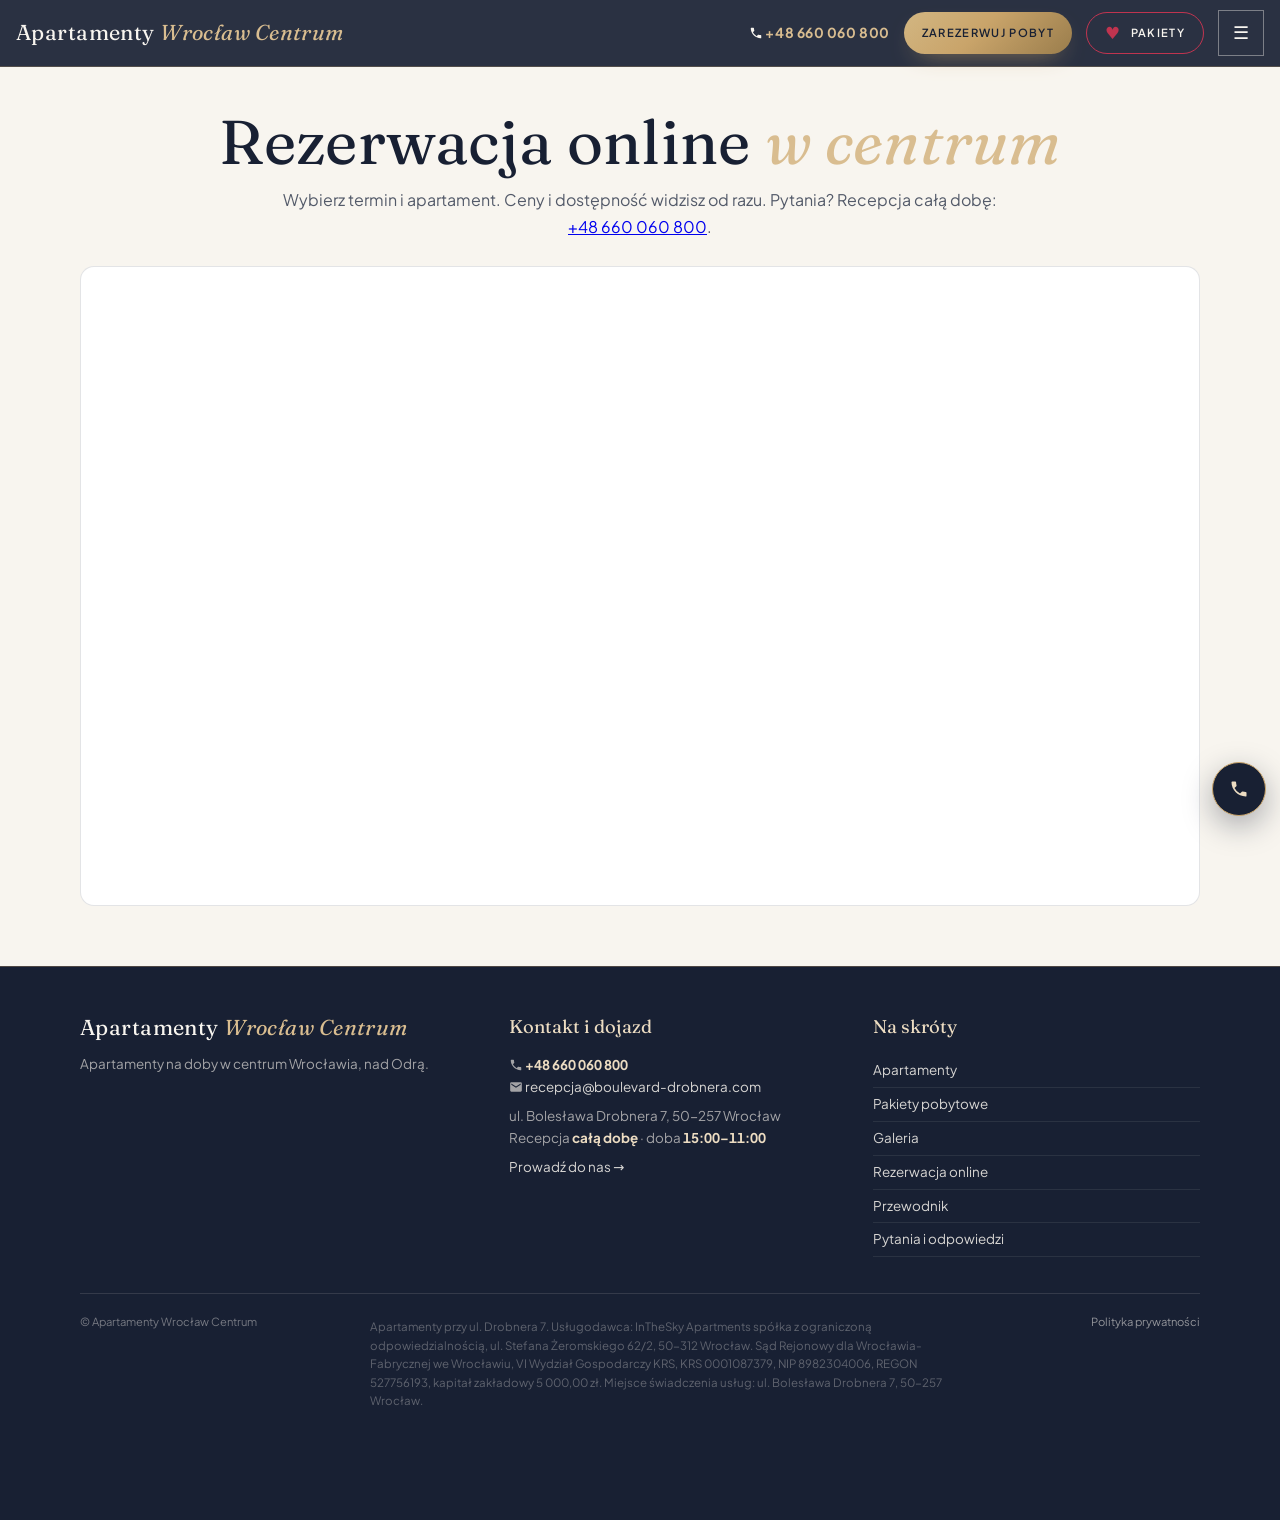
<file: rezerwacja/index.html>
<!DOCTYPE html>
<html lang="pl">
<head>
<meta charset="utf-8"/>
<meta content="width=device-width, initial-scale=1.0" name="viewport"/>
<title>Rezerwacja online: Apartamenty Wrocław Centrum</title>
<meta name="description" content="Apartamenty we Wrocławiu w centrum, nad Odrą: na doby, z aneksem kuchennym, klimatyzacją i garażem podziemnym. Recepcja całą dobę, apartamenty dla 6 osób, jacuzzi w trzech typach."/>
<meta name="robots" content="noindex, follow"/>
<link href="https://apartamenty-wroclaw-centrum.pl/rezerwacja/" rel="canonical"/>
<meta property="og:type" content="website"/><meta property="og:locale" content="pl_PL"/>

<meta property="og:image" content="https://apartamenty-wroclaw-centrum.pl/media/g-28-luxury-suite-salon-z-widokiem-na-odre-1600.webp"/>
<meta name="theme-color" content="#182033"/>
<link rel="icon" href="/favicon.svg" type="image/svg+xml"/>
<link as="font" crossorigin="" href="/fonts/fraunces-latin.woff2" rel="preload" type="font/woff2"/>
<link href="/style.css?v=202610291354" rel="stylesheet"/>

</head>
<body>
<header class="topbar">
<a class="wordmark" href="/">Apartamenty <em>Wrocław Centrum</em></a>
<span class="grow"></span>
<a class="top-tel" href="tel:+48660060800"><svg aria-hidden="true" class="ico" viewBox="0 0 24 24"><path d="M6.62 10.79a15.05 15.05 0 0 0 6.59 6.59l2.2-2.2a1 1 0 0 1 1.02-.24c1.12.37 2.33.57 3.57.57a1 1 0 0 1 1 1V20a1 1 0 0 1-1 1C10.85 21 3 13.15 3 4a1 1 0 0 1 1-1h3.5a1 1 0 0 1 1 1c0 1.24.2 2.45.57 3.57a1 1 0 0 1-.25 1.02l-2.2 2.2z"/></svg> <span>+48 660 060 800</span></a>
<a class="btn btn-gold" href="/rezerwacja/">Zarezerwuj pobyt</a>
<a class="btn btn-heart top-cta2" href="/" data-to="pakiety"><span class="hh">♥</span> Pakiety</a>
<button aria-label="Otwórz menu" class="burger" data-menu-open="">☰</button>
</header>
<nav aria-label="Menu główne" class="menu" id="menu">
<button aria-label="Zamknij menu" class="close" data-menu-close="">✕</button>
<span class="eyebrow">Najczęściej wybierane</span>
<ul class="best">
<li><a href="/" data-to="oferta"><span class="bic">✦</span><span class="btx"><b>Apartamenty na doby</b><small>od Studio po 3 pokoje</small></span><span class="chev">→</span></a></li><li><a href="/" data-to="pakiety"><span class="bic">♡</span><span class="btx"><b>Pakiet Rodzinny</b><small>śniadania i parking</small></span><span class="chev">→</span></a></li>
</ul>
<span class="eyebrow">Menu</span>
<ul class="plain">
<li><a href="/" data-to="oferta">Apartamenty</a></li><li><a href="/" data-to="pakiety">Pakiety pobytowe</a></li><li><a href="/" data-to="galeria">Galeria</a></li><li><a href="/rezerwacja/">Rezerwacja online</a></li><li><a href="/" data-to="przewodnik">Przewodnik</a></li><li><a href="/" data-to="faq">Pytania i odpowiedzi</a></li><li><a href="/" data-to="kontakt">Kontakt i dojazd</a></li>
</ul>
<div class="mcta">
<a class="btn btn-gold" href="/rezerwacja/">Zarezerwuj pobyt <span class="arrow">→</span></a>
<a class="btn btn-line" href="tel:+48660060800"><svg aria-hidden="true" class="ico" viewBox="0 0 24 24"><path d="M6.62 10.79a15.05 15.05 0 0 0 6.59 6.59l2.2-2.2a1 1 0 0 1 1.02-.24c1.12.37 2.33.57 3.57.57a1 1 0 0 1 1 1V20a1 1 0 0 1-1 1C10.85 21 3 13.15 3 4a1 1 0 0 1 1-1h3.5a1 1 0 0 1 1 1c0 1.24.2 2.45.57 3.57a1 1 0 0 1-.25 1.02l-2.2 2.2z"/></svg> +48 660 060 800</a>
</div>
</nav>
<main class="rez">
<div class="wrap">
<h1>Rezerwacja online <em>w centrum</em></h1>
<p class="lead">Wybierz termin i apartament. Ceny i dostępność widzisz od razu. Pytania? Recepcja całą dobę: <a href="tel:+48660060800">+48 660 060 800</a>.</p>
<div class="rez-frame"><div id="previo-booking-engine-019c09d7-9333-71fd-9d19-05239d3b5344"></div></div>
</div>
</main>
<footer id="kontakt">
<div class="wrap">
<div class="fgrid">
<div>
<p class="wordmark">Apartamenty <em>Wrocław Centrum</em></p>
<p>Apartamenty na doby w centrum Wrocławia, nad Odrą.</p>
</div>
<div>
<h4>Kontakt i dojazd</h4>
<p><svg aria-hidden="true" class="ico" viewBox="0 0 24 24"><path d="M6.62 10.79a15.05 15.05 0 0 0 6.59 6.59l2.2-2.2a1 1 0 0 1 1.02-.24c1.12.37 2.33.57 3.57.57a1 1 0 0 1 1 1V20a1 1 0 0 1-1 1C10.85 21 3 13.15 3 4a1 1 0 0 1 1-1h3.5a1 1 0 0 1 1 1c0 1.24.2 2.45.57 3.57a1 1 0 0 1-.25 1.02l-2.2 2.2z"/></svg> <a href="tel:+48660060800"><b>+48 660 060 800</b></a><br/><svg aria-hidden="true" class="ico" viewBox="0 0 24 24"><path d="M20 4H4a2 2 0 0 0-2 2v12a2 2 0 0 0 2 2h16a2 2 0 0 0 2-2V6a2 2 0 0 0-2-2zm0 4.24-8 5-8-5V6l8 5 8-5v2.24z"/></svg> <a href="mailto:recepcja@boulevard-drobnera.com">recepcja@boulevard-drobnera.com</a></p>
<p>ul. Bolesława Drobnera 7, 50-257 Wrocław<br/>Recepcja <b>całą dobę</b> · doba <b>15:00–11:00</b></p>
<p><a href="https://maps.google.com/?q=Boles%C5%82awa+Drobnera+7+Wroc%C5%82aw" rel="noopener" target="_blank">Prowadź do nas →</a></p>
</div>
<div class="fmenu">
<h4>Na skróty</h4>
<a href="/" data-to="oferta">Apartamenty</a><a href="/" data-to="pakiety">Pakiety pobytowe</a><a href="/" data-to="galeria">Galeria</a><a href="/rezerwacja/">Rezerwacja online</a><a href="/" data-to="przewodnik">Przewodnik</a><a href="/" data-to="faq">Pytania i odpowiedzi</a>
</div>
</div>
<div class="legal">
<span>© Apartamenty Wrocław Centrum</span>
<span class="firma">Apartamenty przy ul. Drobnera 7. Usługodawca: InTheSky Apartments spółka z ograniczoną odpowiedzialnością, ul. Stefana Żeromskiego 62/2, 50-312 Wrocław. Sąd Rejonowy dla Wrocławia-Fabrycznej we Wrocławiu, VI Wydział Gospodarczy KRS, KRS 0001087379, NIP 8982304006, REGON 527756193, kapitał zakładowy 5 000,00 zł. Miejsce świadczenia usług: ul. Bolesława Drobnera 7, 50-257 Wrocław.</span>
<span><a href="/polityka-prywatnosci/">Polityka prywatności</a></span>
</div>
</div>
</footer>
<a aria-label="Zadzwoń" class="tel-fab" href="tel:+48660060800"><svg aria-hidden="true" class="ico" viewBox="0 0 24 24"><path d="M6.62 10.79a15.05 15.05 0 0 0 6.59 6.59l2.2-2.2a1 1 0 0 1 1.02-.24c1.12.37 2.33.57 3.57.57a1 1 0 0 1 1 1V20a1 1 0 0 1-1 1C10.85 21 3 13.15 3 4a1 1 0 0 1 1-1h3.5a1 1 0 0 1 1 1c0 1.24.2 2.45.57 3.57a1 1 0 0 1-.25 1.02l-2.2 2.2z"/></svg></a>
<script>
(function(){
  var q=new URLSearchParams(location.search),ok=/^\d{4}-\d{2}-\d{2}$/;
  var cfg={id:'019c09d7-9333-71fd-9d19-05239d3b5344',customSelector:'previo-booking-engine-019c09d7-9333-71fd-9d19-05239d3b5344',lang:'pl',currency:'PLN'};
  var a=q.get('arrival'),d=q.get('departure');
  if(a&&d&&ok.test(a)&&ok.test(d)&&d>a){cfg.arrival=a;cfg.departure=d;}
  else{var t=new Date(),p=function(n){return ('0'+n).slice(-2)},f=function(x){return x.getFullYear()+'-'+p(x.getMonth()+1)+'-'+p(x.getDate())};cfg.arrival=f(new Date(t.getTime()+3*864e5));cfg.departure=f(new Date(t.getTime()+4*864e5));}
  cfg['rooms[0][adultsCount]']='0';cfg['rooms[0][othersCount]']='0';
  window.bookingEngineConfig=window.bookingEngineConfig||[];window.bookingEngineConfig.push(cfg);
  var s=document.createElement('script');s.src='https://booking.previo.app/loader/';s.async=true;document.head.appendChild(s);
})();
</script>
<script defer src="/site.js?v=202610291354"></script>
</body>
</html>
</file>
<file: style.css>
@font-face{font-family:'Fraunces';font-style:normal;font-weight:100 900;font-display:swap;src:url('/fonts/fraunces-latin.woff2') format('woff2');unicode-range:U+0000-00FF,U+0131,U+0152-0153,U+02BB-02BC,U+02C6,U+02DA,U+02DC,U+2000-206F,U+2074,U+20AC,U+2122,U+2191,U+2193,U+2212,U+2215,U+FEFF,U+FFFD}
@font-face{font-family:'Fraunces';font-style:italic;font-weight:100 900;font-display:swap;src:url('/fonts/fraunces-i-latin.woff2') format('woff2');unicode-range:U+0000-00FF,U+0131,U+0152-0153,U+02BB-02BC,U+02C6,U+02DA,U+02DC,U+2000-206F,U+2074,U+20AC,U+2122,U+2191,U+2193,U+2212,U+2215,U+FEFF,U+FFFD}
@font-face{font-family:'Plus Jakarta Sans';font-style:normal;font-weight:200 800;font-display:swap;src:url('/fonts/plus-jakarta-sans-latin.woff2') format('woff2');unicode-range:U+0000-00FF,U+0131,U+0152-0153,U+02BB-02BC,U+02C6,U+02DA,U+02DC,U+2000-206F,U+2074,U+20AC,U+2122,U+2191,U+2193,U+2212,U+2215,U+FEFF,U+FFFD}
@font-face{font-family:'Fraunces';font-style:normal;font-weight:100 900;font-display:swap;src:url('/fonts/fraunces-latin-ext.woff2') format('woff2');unicode-range:U+0100-02AF,U+0304,U+0308,U+0329,U+1E00-1E9F,U+1EF2-1EFF,U+2020,U+20A0-20AB,U+20AD-20C0,U+2113,U+2C60-2C7F,U+A720-A7FF}
@font-face{font-family:'Fraunces';font-style:italic;font-weight:100 900;font-display:swap;src:url('/fonts/fraunces-i-latin-ext.woff2') format('woff2');unicode-range:U+0100-02AF,U+0304,U+0308,U+0329,U+1E00-1E9F,U+1EF2-1EFF,U+2020,U+20A0-20AB,U+20AD-20C0,U+2113,U+2C60-2C7F,U+A720-A7FF}
@font-face{font-family:'Plus Jakarta Sans';font-style:normal;font-weight:200 800;font-display:swap;src:url('/fonts/plus-jakarta-sans-latin-ext.woff2') format('woff2');unicode-range:U+0100-02AF,U+0304,U+0308,U+0329,U+1E00-1E9F,U+1EF2-1EFF,U+2020,U+20A0-20AB,U+20AD-20C0,U+2113,U+2C60-2C7F,U+A720-A7FF}
/* ============ IN THE SKY — design system (BRAND-INTHESKY.md) ============ */




:root{
  --navy:#182033; --navy-2:#212a3f; --gold:#c9a46a; --gold-light:#d9bd90;
  --gold-pale:#ecdcc2; --ivory:#f8f5ef; --ink:#111111; --ink-soft:#535a69;
  --line:#e4ddd0; --rose:#C0344F; --green:#7FC49E; --white:#ffffff;
  --ease:cubic-bezier(.22,.61,.36,1);
}
*{margin:0;padding:0;box-sizing:border-box}
html{scroll-behavior:smooth}
body{font-family:'Plus Jakarta Sans',system-ui,-apple-system,sans-serif;background:var(--ivory);color:var(--ink);font-size:16px;line-height:1.7;-webkit-font-smoothing:antialiased}
h1,h2,h3,.serif{font-family:'Fraunces',Georgia,serif;font-weight:400;line-height:1.06;text-wrap:balance;letter-spacing:.005em}
h1 em,h2 em,h3 em{font-style:italic;color:var(--gold-light)}
img{max-width:100%;display:block}
.wrap{max-width:1160px;margin:0 auto;padding:0 20px}
.eyebrow{font-size:.68rem;letter-spacing:.28em;text-transform:uppercase;font-weight:600;color:var(--gold)}
.btn{display:inline-flex;align-items:center;justify-content:center;gap:9px;min-height:44px;padding:10px 20px;font-weight:600;font-size:.7rem;letter-spacing:.12em;text-transform:uppercase;text-decoration:none;cursor:pointer;border:none;transition:all .3s var(--ease);text-align:center}
.btn-gold{background:var(--gold);color:var(--navy)}
.btn-gold:hover{background:var(--gold-pale);transform:translateY(-2px);box-shadow:0 14px 40px rgba(201,164,106,.35)}
.btn-line{background:transparent;color:var(--ivory);border:1px solid rgba(248,244,238,.45)}
.btn-line:hover{border-color:var(--gold-pale);color:var(--gold-pale)}
.btn-navy{background:var(--navy);color:var(--ivory)}
.btn:focus-visible{outline:3px solid var(--gold);outline-offset:3px}
.arrow{display:inline-block;transition:transform .3s var(--ease)}
.btn:hover .arrow{transform:translateX(6px)}

/* ---------- topbar ---------- */
.topbar{position:fixed;inset:0 0 auto;z-index:80;display:flex;align-items:center;gap:14px;padding:10px 16px;background:rgba(24,32,51,.92);backdrop-filter:blur(8px);border-bottom:1px solid rgba(201,164,106,.25)}
.topbar .logo img{height:40px;width:auto}
.topbar .grow{flex:1}
.top-tel{color:var(--ivory);text-decoration:none;font-weight:700;font-size:.86rem;letter-spacing:.04em;white-space:nowrap}
.top-tel span{color:var(--gold-light)}
.top-direct{color:var(--gold-pale);text-decoration:none;font-size:.72rem;font-weight:600;letter-spacing:.1em;text-transform:uppercase;white-space:nowrap;position:relative;padding:6px 2px;background:linear-gradient(90deg,var(--gold-pale),#fff,var(--gold-pale));background-size:200% 100%;-webkit-background-clip:text;background-clip:text;-webkit-text-fill-color:transparent;animation:shine 3s linear infinite}
@keyframes shine{to{background-position:-200% 0}}
.top-voucher{position:relative;color:var(--ivory);text-decoration:none;font-size:.72rem;font-weight:600;letter-spacing:.1em;text-transform:uppercase;border:1px solid rgba(201,164,106,.5);padding:9px 12px;white-space:nowrap;display:inline-block}
.top-voucher b{color:var(--rose);background:#fff;font-size:.62rem;padding:2px 6px;margin-left:6px;border-radius:2px;animation:pulse25 1.8s var(--ease) infinite;display:inline-block}
@keyframes pulse25{0%,100%{transform:scale(1)}50%{transform:scale(1.14)}}
.topbar .btn{min-height:42px;padding:9px 18px;font-size:.7rem}
.top-cta2{display:inline-flex}
.burger{width:46px;height:46px;background:transparent;border:1px solid rgba(248,244,238,.4);color:var(--ivory);font-size:1.15rem;cursor:pointer;display:flex;align-items:center;justify-content:center}
@media(max-width:1180px){.top-direct{display:none}}
@media(max-width:880px){.topbar .btn,.top-cta2{display:none}.top-tel{font-size:.78rem}.top-voucher{font-size:.6rem;padding:8px 8px}.top-voucher b{font-size:.56rem;padding:2px 4px;margin-left:4px}}
@media(max-width:520px){.top-tel span{display:none}.top-tel{font-size:1rem}}

/* menu overlay */
.menu{position:fixed;inset:0;z-index:90;background:linear-gradient(165deg,#182033 0%,#1A2440 78%,#22304F 100%);color:var(--ivory);padding:76px 22px 28px;overflow:auto;display:none}
.menu.open{display:block;animation:menuIn .22s ease both}
@keyframes menuIn{from{opacity:0}to{opacity:1}}
@keyframes mItem{from{opacity:0;transform:translateY(10px)}to{opacity:1;transform:none}}
.menu.open ul li{animation:mItem .34s ease both}
.menu.open ul li:nth-child(1){animation-delay:.04s}.menu.open ul li:nth-child(2){animation-delay:.08s}.menu.open ul li:nth-child(3){animation-delay:.12s}.menu.open ul li:nth-child(4){animation-delay:.16s}.menu.open ul li:nth-child(5){animation-delay:.2s}.menu.open ul li:nth-child(6){animation-delay:.24s}.menu.open ul li:nth-child(7){animation-delay:.28s}
@media(prefers-reduced-motion:reduce){.menu.open,.menu.open ul li{animation:none}}
.menu .close{position:absolute;top:16px;right:16px;width:46px;height:46px;background:transparent;border:1px solid rgba(248,244,238,.4);color:var(--ivory);font-size:1.2rem;cursor:pointer}
.menu .eyebrow{display:block;margin-bottom:10px}
.menu ul{list-style:none;margin:0 0 26px}
.menu .best li{margin-bottom:10px}
.menu .best a{display:flex;align-items:center;gap:13px;padding:11px 13px;border:1px solid rgba(201,164,106,.38);background:rgba(201,164,106,.09);color:var(--ivory);text-decoration:none;transition:background .18s,border-color .18s}
.menu .best a:hover{background:rgba(201,164,106,.18);border-color:rgba(201,164,106,.65)}
.menu .best .bic{flex:0 0 44px;height:44px;display:flex;align-items:center;justify-content:center;border:1px solid rgba(201,164,106,.5);background:rgba(24,32,51,.55)}
.menu .best .bic svg{width:21px;height:21px;fill:var(--gold-light)}
.menu .best .btx{flex:1;min-width:0;display:flex;flex-direction:column;gap:2px}
.menu .best .btx b{font-family:'Fraunces',Georgia,serif;font-weight:400;font-size:1.28rem;line-height:1.12}
.menu .best .btx small{font-family:'Plus Jakarta Sans',sans-serif;font-size:.66rem;letter-spacing:.03em;color:var(--gold-light)}
.menu .best .badge{font-family:'Plus Jakarta Sans',sans-serif;font-weight:700;font-size:.88rem;color:var(--navy);background:var(--gold);padding:7px 10px;white-space:nowrap}
.menu .best .chev{color:rgba(201,164,106,.75);font-size:1.05rem}
.menu .plain a{display:flex;justify-content:space-between;align-items:center;padding:11px 2px;color:var(--ivory);text-decoration:none;font-family:'Fraunces',Georgia,serif;font-size:1.55rem;line-height:1.1;border-bottom:1px solid rgba(248,244,238,.13);transition:padding-left .18s,color .18s}
.menu .plain a::after{content:'→';font-family:'Plus Jakarta Sans',sans-serif;font-size:.95rem;color:rgba(201,164,106,.55)}
.menu .plain a:hover{padding-left:8px;color:var(--gold-pale)}
.menu .mcta{display:grid;gap:12px;margin-top:20px}
@media(min-width:768px){
  .menu{left:auto;width:min(440px,92vw);box-shadow:-40px 0 90px rgba(0,0,0,.5);border-left:1px solid rgba(201,164,106,.25)}
  .menu.open{animation:menuSlide .28s ease both}
  @keyframes menuSlide{from{opacity:0;transform:translateX(36px)}to{opacity:1;transform:none}}
}

/* ---------- hero ze sliderem pionów ---------- */
.hero{position:relative;min-height:92svh;display:grid;align-items:end;color:var(--ivory);isolation:isolate;overflow:hidden;background:var(--navy)}
.slides{position:absolute;inset:0;z-index:-2}
.slides img{position:absolute;inset:0;width:100%;height:100%;object-fit:cover;opacity:0;transition:opacity 1.1s var(--ease);filter:brightness(.85)}
.slides img.on{opacity:1}
.hero::after{content:"";position:absolute;inset:0;z-index:-1;background:linear-gradient(180deg,rgba(24,32,51,.62),rgba(24,32,51,.34) 42%,rgba(24,32,51,.94) 100%)}
.hero-inner{padding:112px 0 42px;max-width:880px;text-align:center}
.hero-inner .badge{margin-left:auto;margin-right:auto}
.hero .cta-row{justify-content:center}
.hero .cta-row .btn{min-height:42px;padding:9px 16px;font-size:.64rem;width:auto;max-width:250px}
.ico{display:inline-block;vertical-align:-2px;width:14px;height:14px;fill:currentColor}
.hero .trustbar{justify-content:center}
@media(min-width:900px){.hero-inner{text-align:left}.hero .cta-row{justify-content:flex-start}.hero .trustbar{justify-content:flex-start}.hero-inner .badge{margin-left:0}}
.dots{display:flex;gap:8px;margin-top:18px;justify-content:center}
@media(min-width:900px){.dots{justify-content:flex-start}}
.dots button{width:26px;height:4px;border:none;background:rgba(248,244,238,.3);cursor:pointer;padding:0;transition:background .3s}
.dots button.on{background:var(--gold)}
@media(min-width:900px){
  .hero{min-height:92vh;align-items:end;justify-items:center}
  .hero::after{background:linear-gradient(180deg,rgba(24,32,51,.45) 0%,rgba(24,32,51,.25) 40%,rgba(24,32,51,.78) 100%)}
  .hero-inner{padding:120px 24px 56px;max-width:1040px;text-align:center}
  .hero-inner h1{font-size:clamp(2.2rem,3.6vw,3.3rem);text-wrap:balance}
  .hero .cta-row{justify-content:center}
  .hero .trustbar{justify-content:center}
  .hero-inner .badge{margin-left:auto}
  .datebar{margin-left:auto;margin-right:auto}
  .dots{justify-content:center}
}
.slides picture{position:absolute;inset:0}
.slides picture img{position:absolute;inset:0}
/* przycisk pakiet romantyczny z sercem */
.btn-heart{background:transparent;color:var(--ivory);border:1px solid var(--rose);position:relative}
.btn-heart .hh{color:var(--rose);font-size:1.05rem;line-height:1;animation:heartBeat 1.6s var(--ease) infinite;display:inline-block}
.btn-heart:hover{background:rgba(192,52,79,.14);border-color:#E05C77;color:#fff}
@keyframes heartBeat{0%,100%{transform:scale(1)}12%{transform:scale(1.25)}24%{transform:scale(1)}36%{transform:scale(1.18)}}
.badge{display:inline-flex;align-items:center;gap:10px;border:1px solid var(--gold-pale);color:var(--gold-pale);font-size:.64rem;font-weight:600;letter-spacing:.24em;text-transform:uppercase;padding:8px 16px;margin-bottom:22px}
.badge::before{content:"";width:6px;height:6px;background:var(--rose);border-radius:50%}
.hero h1{font-size:clamp(1.95rem,6vw,3.8rem);margin-bottom:14px}
.hero p.lead{font-size:clamp(.98rem,1.5vw,1.15rem);font-weight:300;max-width:56ch;margin-bottom:28px;color:rgba(248,244,238,.94)}
.cta-row{display:flex;flex-wrap:wrap;gap:12px}
.trustbar{display:flex;flex-wrap:wrap;gap:10px 34px;margin-top:34px;padding-top:20px;border-top:1px solid rgba(248,244,238,.22);font-size:.78rem;color:rgba(248,244,238,.82)}
.trustbar b{color:var(--gold-pale);font-weight:700;font-variant-numeric:tabular-nums}
@media(max-width:640px){.hero{min-height:0}.hero-inner{padding:120px 0 38px}.cta-row .btn{width:100%}}

/* silnik rezerwacyjny na stronie */
.engine{background:var(--navy);color:var(--ivory);padding:30px 0 34px;border-top:1px solid rgba(201,164,106,.25)}
.engine .head{text-align:center;max-width:700px;margin:0 auto 20px}
.engine h2{font-size:clamp(1.7rem,4.2vw,2.5rem)}
.engine .frame{max-width:980px;margin:0 auto;background:var(--white);border:1px solid rgba(201,164,106,.5);overflow:hidden}
.engine iframe:not(#previo-booking-iframe){display:block;width:100%;height:min(410px,48vh);border:0}#previo-booking-iframe{display:block;width:100%;border:0}
.engine .note{text-align:center;font-size:.74rem;color:rgba(248,244,238,.65);margin-top:14px}
.engine .note b{color:var(--gold-pale)}

/* pasek parkingowy — cienki */
.thinstrip{background:var(--ivory);border-block:1px solid var(--line);padding:12px 20px;text-align:center;font-size:.8rem;letter-spacing:.16em;text-transform:uppercase;font-weight:600;color:var(--ink-soft)}
.thinstrip b{color:var(--navy)}

/* slider atutów */
.atuty-slider{display:grid;grid-auto-flow:column;grid-auto-columns:min(56vw,240px);gap:16px;overflow-x:auto;scroll-snap-type:x mandatory;padding:4px 20px 18px;scrollbar-width:thin;scrollbar-color:var(--gold) transparent}
.atuty-slider::-webkit-scrollbar{height:6px}
.atuty-slider::-webkit-scrollbar-thumb{background:var(--gold)}
.atuty-slider .atut{scroll-snap-align:start;aspect-ratio:4/5}

/* modal znizki (tytuly, zero podtytulow) */
.pop .tiles{display:grid;grid-template-columns:1fr 1fr;gap:10px;margin:18px 0 22px}
.pop .tile{border:1px solid rgba(201,164,106,.4);padding:16px 10px;font-family:'Fraunces',Georgia,serif;font-size:1.05rem;line-height:1.25;color:var(--ivory)}
.pop .tile b{display:block;font-family:'Plus Jakarta Sans';font-size:1.3rem;color:var(--gold-pale);font-variant-numeric:tabular-nums;margin-bottom:4px}

/* chat input */
.ch-in{display:flex;border-top:1px solid var(--line);background:var(--white)}
.ch-in input{flex:1;border:0;padding:12px;font:inherit;font-size:.85rem;min-width:0}
.ch-in input:focus{outline:2px solid var(--gold);outline-offset:-2px}
.ch-in button{border:0;background:var(--gold);color:var(--navy);font-weight:700;padding:0 18px;cursor:pointer;font-size:1rem}
.msg .card{display:block;border:1px solid var(--line);text-decoration:none;color:var(--ink);margin-top:8px;background:var(--ivory)}
.msg .card img{width:100%;height:110px;object-fit:cover}
.msg .card span{display:block;padding:8px 10px;font-size:.76rem;font-weight:600}
.msg .card em{color:var(--gold);font-style:normal}

/* language switcher */
.lang{display:flex;gap:2px;align-items:center}
.lang a{color:rgba(248,244,238,.55);text-decoration:none;font-size:.66rem;font-weight:700;letter-spacing:.08em;padding:6px 7px;text-transform:uppercase}
.lang a.on,.lang a:hover{color:var(--gold-pale)}
@media(max-width:600px){.lang{display:none}.menu .lang{display:flex;margin-bottom:18px}}

/* ---------- direct booking strip + korzysci ---------- */
.direct{background:var(--navy);color:var(--ivory);padding:56px 0 60px;border-top:1px solid rgba(201,164,106,.25)}
.direct h2{font-size:clamp(1.7rem,4.2vw,2.6rem);margin-bottom:8px}
.direct .sub{color:rgba(248,244,238,.75);font-weight:300;max-width:60ch;margin-bottom:28px;font-size:.95rem}
.perks{display:grid;grid-template-columns:repeat(auto-fit,minmax(250px,1fr));gap:1px;background:rgba(201,164,106,.3);border:1px solid rgba(201,164,106,.3)}
.perk{background:var(--navy);padding:20px 22px;display:flex;gap:14px;align-items:flex-start}
.perk b{color:var(--gold-pale);font-variant-numeric:tabular-nums;font-size:1.05rem;line-height:1.3}
.perk .t{font-size:.86rem;color:rgba(248,244,238,.9)}
.perk .t strong{display:block;color:var(--ivory);font-size:.92rem;margin-bottom:2px}
.perk::before{content:"✓";color:var(--gold);font-weight:700;margin-top:2px}

/* marquee */
.marquee{background:var(--navy-2);color:var(--gold-pale);overflow:hidden;border-block:1px solid rgba(201,164,106,.2)}
.marquee-track{display:flex;white-space:nowrap;animation:mq 30s linear infinite;width:max-content}
@keyframes mq{to{transform:translateX(-50%)}}
.marquee span{font-family:'Fraunces',Georgia,serif;font-size:1rem;padding:12px 24px;display:inline-flex;align-items:center;gap:24px}
.marquee span::after{content:"✦";color:var(--gold);font-size:.7rem}
.marquee span b{color:#FF9AA8;font-weight:400}

/* ---------- sekcje wspolne ---------- */
.sec{padding:52px 0}
.sec .head{max-width:780px;margin:0 auto 26px;text-align:center}
.sec h2{font-size:clamp(2rem,5vw,3.4rem);margin:12px 0 12px}
.sec h2 em{color:var(--gold)}
.sec .head p{color:var(--ink-soft);font-weight:300}
.sec.dark{background:var(--navy);color:var(--ivory)}
.sec.dark .head p{color:rgba(248,244,238,.75)}
.sec.dark h2 em{color:var(--gold-pale)}

/* atuty — zdjecia zamiast ikon */
.atuty{display:grid;grid-template-columns:repeat(auto-fit,minmax(280px,1fr));gap:18px}
.atut{position:relative;aspect-ratio:4/5;overflow:hidden;color:var(--ivory);display:flex;align-items:flex-end;text-decoration:none}
.atut img{position:absolute;inset:0;width:100%;height:100%;object-fit:cover;transition:transform .8s var(--ease)}
.atut:hover img{transform:scale(1.06)}
.atut::after{content:"";position:absolute;inset:0;background:linear-gradient(180deg,rgba(24,32,51,0) 42%,rgba(24,32,51,.88) 100%)}
.atut .cap{position:relative;z-index:2;padding:14px}
.atut .cap h3{font-size:1.15rem;margin-bottom:2px}
.atut .cap p{font-size:.8rem;color:rgba(248,244,238,.85);font-weight:300}

/* pakiety karty */
.plans{display:grid;grid-template-columns:repeat(auto-fit,minmax(260px,1fr));gap:16px;align-items:stretch}
.plan{background:var(--navy-2);border:1px solid rgba(201,164,106,.2);display:flex;flex-direction:column;position:relative;overflow:hidden;transition:transform .35s var(--ease),border-color .35s var(--ease);color:var(--ivory)}
.plan:hover{transform:translateY(-8px);border-color:var(--gold)}
.plan.featured{border-color:var(--gold)}
.plan .photo{aspect-ratio:16/9;overflow:hidden;position:relative}
.plan .photo img{width:100%;height:100%;object-fit:cover;transition:transform .8s var(--ease)}
.plan:hover .photo img{transform:scale(1.05)}
.ribbon{position:absolute;top:14px;left:14px;background:var(--rose);color:#fff;font-size:.6rem;font-weight:700;letter-spacing:.18em;text-transform:uppercase;padding:6px 12px;z-index:2}
.ribbon.gold{background:var(--gold);color:var(--navy)}
.plan-body{padding:18px 16px 18px;display:flex;flex-direction:column;flex:1;gap:0}
.plan h3{font-size:1.35rem;margin-bottom:3px}
.plan .floors{font-size:.66rem;letter-spacing:.18em;text-transform:uppercase;color:var(--gold-pale);font-weight:600;margin-bottom:14px}
.price-row{display:flex;align-items:baseline;gap:12px}
.price-now{font-family:'Fraunces',Georgia,serif;font-size:2.1rem;color:var(--gold-pale);font-variant-numeric:tabular-nums;line-height:1}
.price-now small{font-size:1.05rem}
.price-from{font-size:.72rem;color:rgba(248,244,238,.6)}
.plan ul{list-style:none;margin:14px 0 22px;flex:1}
.plan li{padding:8px 0 8px 26px;position:relative;font-size:.87rem;color:rgba(248,244,238,.88);border-bottom:1px solid rgba(201,164,106,.13)}
.plan li:last-child{border-bottom:none}
.plan li::before{content:"—";position:absolute;left:0;color:var(--gold)}
.plan .btn{width:100%}

/* apartamenty slider */
.aps-slider{display:grid;grid-auto-flow:column;grid-auto-columns:min(60vw,250px);gap:16px;overflow-x:auto;scroll-snap-type:x mandatory;padding:4px 20px 18px;scrollbar-width:thin;scrollbar-color:var(--gold) transparent}
.aps-slider::-webkit-scrollbar{height:6px}
.aps-slider::-webkit-scrollbar-thumb{background:var(--gold)}
.ap{scroll-snap-align:start;background:var(--white);border:1px solid var(--line);display:flex;flex-direction:column;transition:transform .35s var(--ease),box-shadow .35s var(--ease)}
.ap:hover{transform:translateY(-6px);box-shadow:0 20px 50px rgba(24,32,51,.14)}
.ap .photo{aspect-ratio:4/5;overflow:hidden}
.ap .photo img{width:100%;height:100%;object-fit:cover;transition:transform .8s var(--ease)}
.ap:hover .photo img{transform:scale(1.05)}
.ap-body{padding:18px 18px 20px;display:flex;flex-direction:column;gap:6px;flex:1}
.ap-body h3{font-size:1.08rem}
.ap-body .fl{font-size:.64rem;letter-spacing:.16em;text-transform:uppercase;color:var(--gold);font-weight:600}
.ap-body .pr{margin-top:auto;padding-top:8px;font-size:.8rem;color:var(--ink-soft)}
.ap-body .pr b{font-family:'Fraunces',Georgia,serif;font-size:1.3rem;color:var(--navy);font-variant-numeric:tabular-nums}
.ap-body .btn{min-height:46px;padding:10px 14px;font-size:.7rem;margin-top:10px}

/* ---------- sky tower — film ---------- */
.tower{position:relative;background:var(--navy)}
.tower .stick{position:relative;height:min(74svh,660px);overflow:hidden;display:grid;align-items:end;isolation:isolate}
.tower video{position:absolute;inset:0;width:100%;height:100%;object-fit:cover;z-index:-2}
.tower .stick::after{content:"";position:absolute;inset:0;z-index:-1;background:linear-gradient(180deg,rgba(24,32,51,.3),rgba(24,32,51,0) 40%,rgba(24,32,51,.86))}
.tower .panel{color:var(--ivory);text-align:center;padding:0 22px 34px;text-shadow:0 2px 18px rgba(24,32,51,.9);width:100%}
.tower h2{font-size:clamp(1.4rem,3.6vw,2.2rem);margin:0 0 4px}
.tower p{max-width:46ch;margin:0 auto;color:rgba(248,244,238,.85);font-weight:300;font-size:.95rem}
.tower .stats{display:flex;justify-content:center;gap:26px;margin-top:12px;flex-wrap:wrap}
.tower .stats b{display:block;font-family:'Fraunces',Georgia,serif;font-size:1.4rem;color:var(--gold-pale);font-variant-numeric:tabular-nums}
.tower .stats span{font-size:.7rem;letter-spacing:.14em;text-transform:uppercase;color:rgba(248,244,238,.7)}

/* opinie */
.scores{display:flex;flex-wrap:wrap;gap:20px 54px;justify-content:center;margin-top:8px}
.score b{display:block;font-family:'Fraunces',Georgia,serif;font-size:2.6rem;color:var(--gold);font-variant-numeric:tabular-nums}
.score span{font-size:.74rem;color:var(--ink-soft)}
blockquote.op{font-family:'Fraunces',Georgia,serif;font-size:clamp(1.4rem,3vw,2rem);line-height:1.3;max-width:30ch;margin:34px auto 8px;text-align:center}
blockquote.op em{color:var(--gold)}
.op-src{text-align:center;font-size:.78rem;color:var(--ink-soft)}

/* voucher cross */
.vcross{position:relative;isolation:isolate;color:var(--ivory);text-align:center;padding:64px 22px;overflow:hidden}
.vcross img.bg{position:absolute;inset:0;width:100%;height:100%;object-fit:cover;z-index:-2}
.vcross::after{content:"";position:absolute;inset:0;background:rgba(24,32,51,.74);z-index:-1}
.vcross h2{font-size:clamp(1.9rem,4.6vw,3.1rem);max-width:24ch;margin:12px auto}
.vcross p{max-width:52ch;margin:0 auto 28px;font-weight:300;color:rgba(248,244,238,.85)}
.voff{display:inline-block;background:var(--rose);color:#fff;font-weight:700;font-size:.72rem;letter-spacing:.14em;padding:6px 12px;text-transform:uppercase;animation:pulse25 1.8s var(--ease) infinite}

/* faq */
.faq-t{max-width:860px;margin:0 auto;border:1px solid var(--line);background:var(--white)}
.faq-t .row{display:grid;grid-template-columns:minmax(130px,34%) 1fr;border-bottom:1px solid var(--line)}
.faq-t .row:last-child{border-bottom:none}
.faq-t .q{padding:16px 18px;font-weight:600;font-size:.9rem;background:var(--ivory);border-right:1px solid var(--line)}
.faq-t .a{padding:16px 18px;font-size:.9rem;color:var(--ink-soft)}
@media(max-width:620px){.faq-t .row{grid-template-columns:1fr}.faq-t .q{border-right:none;border-bottom:1px dashed var(--line)}}

/* lokalizacja / kontakt */
.loc{display:grid;grid-template-columns:1fr 1fr;gap:34px;align-items:center}
.loc .card{background:var(--white);border:1px solid var(--line);padding:30px}
.loc .card p{font-size:.92rem;margin-bottom:10px}
.loc .card b{font-variant-numeric:tabular-nums}
.loc .ph{aspect-ratio:4/3;overflow:hidden}
.loc .ph img{width:100%;height:100%;object-fit:cover}
@media(max-width:820px){.loc{grid-template-columns:1fr}}

/* footer */
footer{background:var(--navy);color:rgba(248,244,238,.62);font-size:.84rem;padding:44px 0 110px;border-top:1px solid rgba(201,164,106,.3)}
footer .fgrid{display:grid;grid-template-columns:1.2fr 1fr 1fr;gap:36px;align-items:start}
@media(max-width:760px){footer .fgrid{grid-template-columns:1fr;gap:28px}}
footer img{height:44px;margin:0 0 14px}
footer h4{font-family:'Fraunces',Georgia,serif;font-weight:400;color:var(--gold-pale);font-size:1.15rem;margin-bottom:12px}
footer p{margin-bottom:8px;line-height:1.6}
footer a{color:rgba(248,244,238,.85);text-decoration:none}
footer a:hover{color:var(--gold-pale)}
footer .fmenu a{display:block;padding:5px 0;border-bottom:1px solid rgba(248,244,238,.08)}
footer .legal{margin-top:36px;padding-top:18px;border-top:1px solid rgba(248,244,238,.12);display:flex;flex-wrap:wrap;gap:8px 22px;justify-content:space-between;font-size:.7rem;color:rgba(248,244,238,.42)}
footer .legal a{color:rgba(248,244,238,.55)}
footer b{color:var(--gold-pale);font-variant-numeric:tabular-nums}

/* karty pakietow (pakiety.html) */
.pk-grid{display:grid;grid-template-columns:repeat(auto-fill,minmax(190px,1fr));gap:12px}
.pk{background:var(--white);border:1px solid var(--line);display:flex;flex-direction:column;text-decoration:none;color:var(--ink);transition:transform .3s var(--ease),box-shadow .3s var(--ease)}
.pk:hover{transform:translateY(-5px);box-shadow:0 18px 44px rgba(24,32,51,.14)}
.pk .photo{aspect-ratio:16/9;overflow:hidden}
.pk .photo img{width:100%;height:100%;object-fit:cover;transition:transform .7s var(--ease)}
.pk:hover .photo img{transform:scale(1.05)}
.pk .b{padding:14px 16px 16px;display:flex;flex-direction:column;gap:4px;flex:1}
.pk h3{font-size:1.15rem;color:var(--navy)}
.pk p{font-size:.78rem;color:var(--ink-soft);flex:1}
.pk .go{font-size:.66rem;letter-spacing:.14em;text-transform:uppercase;font-weight:700;color:var(--gold-deep)}

/* sticky mobile bar */
.stickybar{position:fixed;left:50%;transform:translateX(-50%);bottom:calc(8px + env(safe-area-inset-bottom));z-index:70;display:none;width:min(78vw,300px);padding:0;background:transparent;border:0}
.stickybar .btn{width:100%;min-height:38px;font-size:.6rem;padding:8px 12px;box-shadow:0 10px 30px rgba(24,32,51,.45)}
@media(max-width:880px){.stickybar{display:block}}
/* telefon nad czatem */
.tel-fab{position:fixed;right:14px;bottom:calc(126px + env(safe-area-inset-bottom));z-index:75;width:54px;height:54px;border-radius:50%;background:var(--navy);border:1px solid var(--gold);color:var(--gold-pale);display:none;align-items:center;justify-content:center;text-decoration:none;box-shadow:0 10px 30px rgba(24,32,51,.35)}
.tel-fab .ico{width:20px;height:20px}
@media(max-width:880px){.tel-fab{display:flex}}
@media(min-width:881px){.tel-fab{display:flex;bottom:84px}}

/* chat */
.chat-fab{position:fixed;right:14px;bottom:calc(64px + env(safe-area-inset-bottom));z-index:75;width:54px;height:54px;border-radius:50%;background:var(--gold);color:var(--navy);border:none;font-size:1.35rem;cursor:pointer;box-shadow:0 10px 30px rgba(24,32,51,.35)}
@media(min-width:881px){.chat-fab{bottom:20px}}
.chat{position:fixed;right:12px;bottom:calc(190px + env(safe-area-inset-bottom));z-index:76;width:min(92vw,360px);max-height:min(58vh,500px);background:var(--white);border:1px solid var(--line);display:none;flex-direction:column;box-shadow:0 24px 70px rgba(24,32,51,.35)}
@media(min-width:881px){.chat{bottom:84px}}
.chat.open{display:flex}
.chat .ch-h{background:var(--navy);color:var(--ivory);padding:12px 14px;font-size:.82rem;display:flex;justify-content:space-between;align-items:center}
.chat .ch-h b{font-weight:600}
.chat .ch-h button{background:none;border:none;color:var(--ivory);font-size:1rem;cursor:pointer}
.chat .ch-m{flex:1;overflow:auto;padding:12px;display:flex;flex-direction:column;gap:8px;background:var(--ivory)}
.msg{max-width:86%;padding:9px 12px;font-size:.82rem;line-height:1.5}
.msg.bot{background:var(--white);border:1px solid var(--line)}
.msg.me{background:var(--navy);color:var(--ivory);align-self:flex-end}
.msg a{color:var(--gold);font-weight:600}
.chips{display:flex;flex-wrap:wrap;gap:6px;padding:10px;border-top:1px solid var(--line);background:var(--white)}
.chips button{border:1px solid var(--gold);background:transparent;color:var(--navy);font-size:.68rem;font-weight:600;padding:7px 10px;cursor:pointer;letter-spacing:.04em}
.chips button:hover{background:var(--gold);color:var(--navy)}

/* popup */
.pop{position:fixed;inset:0;z-index:95;background:rgba(24,32,51,.6);display:none;align-items:center;justify-content:center;padding:20px}
.pop.open{display:flex}
.pop .box{background:var(--navy);color:var(--ivory);max-width:420px;width:100%;padding:34px 28px;text-align:center;border:1px solid rgba(201,164,106,.4);position:relative}
.pop .box .x{position:absolute;top:10px;right:12px;background:none;border:none;color:rgba(248,244,238,.6);font-size:1.25rem;cursor:pointer;padding:6px}
.pop .big{font-family:'Fraunces',Georgia,serif;font-size:3rem;color:var(--gold-pale)}
.pop h3{font-size:1.5rem;margin:6px 0 8px}
.pop p{font-size:.85rem;color:rgba(248,244,238,.8);margin-bottom:20px}

/* cookies */
.cook{position:fixed;left:12px;right:12px;bottom:calc(58px + env(safe-area-inset-bottom));z-index:85;background:var(--white);border:1px solid var(--line);padding:14px 16px;display:none;gap:12px;align-items:center;flex-wrap:wrap;box-shadow:0 18px 50px rgba(24,32,51,.25);font-size:.78rem}
@media(min-width:881px){.cook{left:auto;right:20px;bottom:20px;max-width:420px}}
.cook.show{display:flex}
.cook p{flex:1 1 220px;color:var(--ink-soft);margin:0}
.cook button{min-height:40px;padding:8px 16px;font-size:.68rem}
.cook .ghost{background:transparent;border:1px solid var(--line);color:var(--ink-soft);cursor:pointer;text-transform:uppercase;letter-spacing:.08em;font-weight:600}

/* reveal */
.reveal{opacity:0;transform:translateY(32px);transition:opacity .7s var(--ease),transform .7s var(--ease)}
.reveal.in{opacity:1;transform:none}
.reveal.d1{transition-delay:.1s}.reveal.d2{transition-delay:.2s}.reveal.d3{transition-delay:.3s}
.pulse{animation:ctaPulse 2.2s var(--ease) infinite}
@keyframes ctaPulse{0%,100%{box-shadow:0 0 0 0 rgba(201,164,106,.55)}50%{box-shadow:0 0 0 14px rgba(201,164,106,0)}}
@media (prefers-reduced-motion:reduce){
  html{scroll-behavior:auto}
  *,*::before,*::after{animation:none!important;transition:none!important}
  .reveal{opacity:1;transform:none}
}

/* blog */
.blog-grid{display:grid;grid-template-columns:repeat(auto-fill,minmax(240px,1fr));gap:16px}
.bpost{background:var(--white);border:1px solid var(--line);display:flex;flex-direction:column;text-decoration:none;color:var(--ink);transition:transform .3s var(--ease),box-shadow .3s var(--ease)}
.bpost:hover{transform:translateY(-4px);box-shadow:0 16px 40px rgba(24,32,51,.12)}
.bpost .photo{aspect-ratio:16/9;overflow:hidden}
.bpost img{width:100%;height:100%;object-fit:cover}
.bpost .b{padding:14px 16px 16px;display:flex;flex-direction:column;gap:6px;flex:1}
.bpost h3{font-size:1.12rem;color:var(--navy)}
.bpost p{font-size:.78rem;color:var(--ink-soft);flex:1}
.bpost .go{font-size:.64rem;letter-spacing:.14em;text-transform:uppercase;font-weight:700;color:var(--gold-deep)}
.art{max-width:720px;margin:0 auto;padding:118px 20px 60px}
.art h1{font-size:clamp(1.7rem,5vw,2.6rem);margin:10px 0 14px}
.art .meta{font-size:.7rem;letter-spacing:.14em;text-transform:uppercase;color:var(--gold-deep);font-weight:600}
.art img.lead{width:100%;aspect-ratio:16/9;object-fit:cover;margin:16px 0}
.art h2{font-size:clamp(1.25rem,3.4vw,1.7rem);margin:26px 0 8px}
.art p,.art li{font-size:.95rem;color:#2A3242;margin-bottom:12px;line-height:1.75}
.art ul{margin:0 0 12px 20px}
.art .cta-box{background:var(--navy);color:var(--ivory);padding:22px;margin:26px 0;text-align:center}
.art .cta-box p{color:rgba(248,244,238,.85);font-size:.88rem}
.art a{color:var(--gold-deep)}
/* galeria */
.gal{columns:2 160px;column-gap:10px;padding:0 20px;max-width:1160px;margin:0 auto}
@media(min-width:800px){.gal{columns:3 240px}}
.gal a{display:block;margin-bottom:10px;break-inside:avoid}
.gal img{width:100%;display:block;transition:transform .4s var(--ease)}
.gal a:hover img{transform:scale(1.02)}
.lightbox{position:fixed;inset:0;z-index:96;background:rgba(24,32,51,.94);display:none;align-items:center;justify-content:center;padding:18px}
.lightbox.open{display:flex}
.lightbox img{max-width:96vw;max-height:88vh;object-fit:contain}
.lightbox button{position:absolute;top:14px;right:14px;width:46px;height:46px;background:transparent;border:1px solid rgba(248,244,238,.5);color:var(--ivory);font-size:1.2rem;cursor:pointer}

/* pasek dat w hero */
.datebar{display:flex;flex-wrap:wrap;gap:10px;align-items:end;margin:20px 0 4px;
  background:rgba(24,32,51,.66);backdrop-filter:blur(8px);border:1px solid rgba(201,164,106,.45);padding:14px}
.datebar label{display:grid;gap:5px;font-size:.6rem;letter-spacing:.16em;text-transform:uppercase;color:var(--gold-pale);flex:1 1 130px}
.datebar input{background:rgba(248,244,238,.06);border:1px solid rgba(248,244,238,.3);color:var(--ivory);
  padding:10px 10px;font:inherit;font-size:.9rem;min-height:44px;color-scheme:dark;width:100%}
.datebar .btn{flex:1 1 220px;min-height:46px}
@media(max-width:640px){.datebar{padding:12px}.datebar label{flex:1 1 46%}.datebar .btn{flex:1 1 100%}}
@media(min-width:900px){.datebar{max-width:640px;margin-left:auto;margin-right:auto}}
/* atrakcje */
.atrakcje-grid{display:grid;grid-template-columns:repeat(auto-fit,minmax(min(100%,300px),1fr));gap:16px;margin-top:26px}
.atr{border:1px solid var(--line);background:var(--white);padding:22px}
.atr b{font-family:'Fraunces',Georgia,serif;font-weight:400;font-size:1.25rem;display:block;margin-bottom:8px}
.atr p{font-size:.88rem;color:var(--ink-soft);line-height:1.6}
.atr.zloty{background:var(--navy);color:var(--ivory);border-color:rgba(201,164,106,.5)}
.atr.zloty p{color:rgba(248,244,238,.82)}
.atr.zloty .btn{margin-top:12px;color:var(--gold-pale);border-color:var(--gold)}

/* ---- MOBILE HERO SPLIT: kwadratowe zdjecie, tresc i silnik POD zdjeciem ---- */
@media(max-width:899px){
  .hero{display:block;min-height:0;background:var(--navy)}
  .hero::after{content:none}                       /* zdjecia bez przeslony */
  .slides{position:relative;inset:auto;z-index:0;aspect-ratio:1/1;width:100%}
  .slides img{filter:none}
  .hero-inner{padding:24px 18px 30px;max-width:none;text-align:center}
  .hero-inner h1{font-size:clamp(1.5rem,6.4vw,2rem)}
  .hero .cta-row{flex-direction:row;flex-wrap:nowrap;gap:8px;justify-content:center}
  .hero .cta-row .btn{flex:1 1 0;max-width:none;min-height:40px;padding:8px 8px;font-size:.56rem;white-space:nowrap}
  .datebar{margin:14px 0 2px}
  .hero .trustbar{margin-top:14px}
  .dots{position:absolute;top:calc(100vw - 26px);left:0;right:0;margin:0}
}

/* partnerzy Prestige Pass */
.pp-lista{display:grid;grid-template-columns:repeat(auto-fill,minmax(min(100%,210px),1fr));gap:18px;margin-top:24px}
.pp-lista figure{margin:0}
.pp-lista img{width:100%;aspect-ratio:3/2;object-fit:cover;display:block;border:1px solid var(--line)}
.pp-lista figcaption{padding-top:9px}
.pp-lista figcaption b{display:block;font-size:.9rem}
.pp-lista figcaption span{font-size:.76rem;color:var(--ink-soft)}

/* Pełne kadry hero i spokojna galeria — 16.09.2026. */
.hero .slides img{object-fit:contain;object-position:center}
@media(max-width:899px){
 .hero .slides{aspect-ratio:2000/1332;margin-top:66px}
 .hero .dots{position:static;margin:22px auto 0;justify-content:center}
}
.gallery-page{padding-top:96px!important}
.gallery-page .gal{max-width:1480px;column-gap:22px;padding:0 28px}
.gallery-page .gal a{border-radius:22px;overflow:hidden;margin-bottom:22px;background:var(--navy);box-shadow:0 8px 24px rgba(24,32,51,.07);transition:box-shadow .35s,translate .6s,opacity .6s}
.gallery-page .gal img{width:100%;height:auto;transform:none!important;transition:filter .35s}
.gallery-page .gal a:hover{box-shadow:0 14px 36px rgba(24,32,51,.17);translate:0 -4px}
.gallery-page .gal a:focus-visible{outline:3px solid var(--gold);outline-offset:4px}
.gallery-page .gal a.gal-pending{opacity:0;translate:0 20px}
.menu .plain a.menu-package{color:#f18d9c}
.menu .plain a.menu-package:hover{color:#ffb2bd}
.menu-gift{width:21px;height:21px;flex:none;margin-left:10px;stroke:currentColor;fill:none;stroke-width:1.6;stroke-linecap:round;stroke-linejoin:round}
.menu .plain a.menu-minor{font-family:'Plus Jakarta Sans',sans-serif;font-size:.82rem;line-height:1.45;color:rgba(248,244,238,.68);padding-block:10px}
.menu .plain a.menu-minor:after{font-size:.75rem}
/* Priorytety rezerwacyjne dostępne od razu, bez dublowania dużych CTA. */
.menu{padding-top:68px}
.menu>.eyebrow{display:none}
.menu .plain{margin-bottom:16px}
.menu .plain a{min-height:44px;padding:8px 2px;font-size:1.5rem}
.menu .plain a.menu-minor{min-height:32px;font-size:.75rem;padding:7px 2px}
.menu .best{margin-bottom:14px}
.menu .best li{margin-bottom:6px}
.menu .best a{padding:7px 10px;min-height:44px;gap:9px;border-radius:10px}
.menu .best .bic{flex-basis:28px;height:28px;border:0}
.menu .best .bic svg{width:17px;height:17px}
.menu .best .btx b{font-size:1rem}
.menu .best .btx small{display:none}
.menu .best .badge{padding:4px 7px;font-size:.66rem}
.menu .mcta{margin:0;display:block}
.menu .mcta>a:not([href^="tel:"]){display:flex;justify-content:center;min-height:44px;padding:11px 16px;font-size:.7rem;border-radius:8px}
.menu-guarantee{margin:8px 0 0;text-align:center;color:var(--gold-light);font-size:.72rem;line-height:1.4}
.menu .menu-home{position:absolute;top:12px;left:20px;display:flex;align-items:center;width:104px;height:46px}
.menu .menu-home img{width:100%;height:100%;object-fit:contain}
.menu .menu-phone{position:static;width:100%;min-height:44px;margin-top:12px;padding:10px 14px;border-radius:8px;font-size:.7rem;gap:10px;display:flex;align-items:center;justify-content:center}
.menu .menu-phone .ico{width:19px;height:19px}
.menu .lang{justify-content:center;margin:0 55px 12px}
@media(max-width:600px){
 .menu{padding:64px 20px 12px}
 .menu .lang{margin:0 55px 8px}
 .menu .plain{margin-bottom:10px}
 .menu .plain a{font-size:1.4rem}
 .menu .plain a.menu-minor{font-size:.72rem}
 .topbar .top-tel{display:none}
}
@media(max-width:600px){.gallery-page .gal{padding:0 14px;column-gap:12px}.gallery-page .gal a{border-radius:15px;margin-bottom:12px}}
@media(prefers-reduced-motion:reduce){.gallery-page .gal a{transition:none;translate:none!important;opacity:1!important}}

/* 2026-09-15: rezerwacja bezpośrednia i pełne zdjęcia apartamentów. */
body:has(.hero) .stickybar{display:block;opacity:0;visibility:hidden;pointer-events:none;transition:opacity .2s}
body:has(.hero) .stickybar.is-visible{opacity:1;visibility:visible;pointer-events:auto}
.direct-benefits{padding:0;margin:22px 0;list-style:none;text-align:left}
.direct-benefits li{padding:10px 0 10px 24px;border-bottom:1px solid rgba(201,164,106,.2);position:relative;font-size:.86rem;line-height:1.5}
.direct-benefits li:before{content:'✓';position:absolute;left:0;color:var(--gold)}
#pop .box{max-width:500px;max-height:calc(100dvh - 32px);overflow:auto;padding:36px 26px 26px}
#pop .box .x{min-width:44px;min-height:44px;top:2px;right:4px}
#pop h3{padding:0 18px;font-size:2rem}
#pop .btn{min-height:44px;font-size:.7rem;padding:12px 20px}
.menu-promo{display:inline-block;margin-left:8px;padding:3px 7px;border:1px solid var(--gold);border-radius:4px;color:var(--gold);font:600 10px 'Plus Jakarta Sans',sans-serif;vertical-align:middle}
.list.its-photo-list{border:0;background:transparent;display:grid;gap:26px}
.its-photo-list .item{display:grid;grid-template-columns:1fr 1fr;gap:0;padding:0;overflow:hidden;border:1px solid var(--line);background:var(--white)}
.its-photo-list .item .pi{grid-column:1/-1;grid-row:1;margin:0;padding:14px 16px;font-size:.78rem}
.its-photo-list .item .nm{grid-column:1/-1;grid-row:2;padding:0 16px 12px;font-size:.85rem}
.its-photo-list .item .nm.is-redundant{display:none}
.its-photo-list .item .thl{grid-column:1/-1;grid-row:3;display:block;width:100%}
.its-photo-list .item .th{display:block;width:100%;height:auto;aspect-ratio:auto;object-fit:contain}
.its-photo-list .item .pr{grid-column:2;grid-row:4;text-align:right;padding:14px 16px 0;margin:0;white-space:normal}
.its-photo-list .item .acts{grid-column:1/-1;grid-row:5;display:grid;grid-template-columns:1fr 1fr;gap:12px;margin:0;padding:10px 16px 16px}
.its-photo-list .item .acts .btn{min-height:44px;justify-content:center;text-align:center;font-size:.65rem;padding:10px 8px}
#datebar{scroll-margin-top:110px}
@media(prefers-reduced-motion:reduce){body:has(.hero) .stickybar{transition:none}}

body.its-engine-on .stickybar{opacity:0!important;visibility:hidden!important;pointer-events:none!important}

/* 09.10.2026: bez "Rezerwacja bezpośrednia -10%" w nagłówku */
.top-direct{display:none!important}

.package-expand{margin:0 0 20px;border-top:1px solid #ffffff25;border-bottom:1px solid #ffffff25}
.package-expand>summary{cursor:pointer;list-style:none;display:flex;align-items:center;justify-content:space-between;min-height:48px;padding:12px 0;color:#e3cca4;font:600 13px/1.4 'Plus Jakarta Sans',sans-serif}
.package-expand>summary::after{content:'+';font-size:23px;font-weight:400}
.package-expand[open]>summary::after{content:'−'}
.package-expand>summary::-webkit-details-marker{display:none}
.package-expand>summary:focus-visible{outline:2px solid #c9a46a;outline-offset:4px}
.package-full-description{font-size:14px;line-height:1.75;margin-bottom:18px}
.package-full-description p{margin:0 0 14px}
.package-brief{margin:8px 0 20px;padding:0;list-style:none;font-size:14px;line-height:1.6}
.package-brief li{position:relative;padding:9px 0 9px 22px;border-bottom:1px solid #ffffff12}
.package-brief li::before{content:'—';position:absolute;left:0;color:#c9a46a}
#pakiety .plans{align-items:start}
#pakiety .plan{border-radius:22px;overflow:hidden}
#pakiety .plan .photo,#pakiety .plan .photo.pink-full-frame{height:400px!important;aspect-ratio:auto!important;background:#182033;overflow:hidden}
#pakiety .plan .photo img,#pakiety .plan .photo.pink-full-frame img{display:block;position:static!important;width:100%!important;height:100%!important;object-fit:contain!important;object-position:center!important;transform:none!important}
#pakiety .plan-body .btn{border-radius:14px;width:100%;text-align:center}
.packages-modern .arrangements-gallery{display:flex;align-items:start;gap:16px}
.packages-modern .arrangements-gallery figure{flex:0 0 auto;width:auto;max-width:none}
.packages-modern .arrangements-gallery figure img{height:400px;width:auto;max-width:none;aspect-ratio:auto;object-fit:contain;background:#182033}
@media(min-width:900px){.hero{min-height:0!important;aspect-ratio:2000/1332;width:100%}.hero .slides{width:100%;height:100%}.hero .hero-inner{padding-top:70px;padding-bottom:42px}}
@media(max-width:680px){#pakiety .plan .photo,#pakiety .plan .photo.pink-full-frame{height:auto!important}#pakiety .plan .photo img,#pakiety .plan .photo.pink-full-frame img{height:auto!important;max-height:none!important}.packages-modern .arrangements-gallery figure img{height:340px}}

/* Compact homepage packages, preserving the complete original photographs. */
#pakiety{padding-top:42px;padding-bottom:42px}
#pakiety .head{margin-bottom:24px}
#pakiety .head h2{font-size:clamp(28px,3.2vw,44px);line-height:1.15}
#pakiety .plans{display:grid;grid-template-columns:repeat(2,minmax(0,1fr));gap:24px;align-items:start}
#pakiety .plan,#pakiety .plan:nth-child(2){display:flex;flex-direction:column;align-items:stretch}
#pakiety .plan .photo,#pakiety .plan .photo.pink-full-frame{height:300px!important;aspect-ratio:auto!important;background:#182033;display:flex;align-items:center;justify-content:center}
#pakiety .plan .photo img,#pakiety .plan .photo.pink-full-frame img{width:100%!important;height:100%!important;max-height:100%!important;object-fit:contain!important;transform:none!important}
#pakiety .plan-body{padding:20px!important}
#pakiety .plan-body h3{font-size:28px;margin:0 0 10px}
#pakiety .package-brief{font-size:13px;line-height:1.45;margin:0 0 12px}
#pakiety .package-brief li{padding-top:6px;padding-bottom:6px}
#pakiety .package-expand{margin-bottom:12px}
#pakiety .plan-body .btn{padding:14px 12px;font-size:12px}
@media(max-width:760px){
 #pakiety .plans{grid-template-columns:1fr;gap:18px}
 #pakiety .plan .photo,#pakiety .plan .photo.pink-full-frame{height:250px!important}
 #pakiety .plan-body{padding:16px!important}
 #pakiety .head .eyebrow{font-size:10px;letter-spacing:2px}
 #pakiety .plan-body h3{font-size:25px}
}

/* Both source files are square: no letterboxing and no secondary crop. */
#pakiety .plan .photo,#pakiety .plan .photo.pink-full-frame{height:auto!important;aspect-ratio:1/1!important;width:100%}
#pakiety .plan .photo img,#pakiety .plan .photo.pink-full-frame img{width:100%!important;height:100%!important;aspect-ratio:1/1;object-fit:cover!important}

/* In The Sky · odświeżenie układu 25.09.2026 (styl jak strony voucherów).
   Nakładka na its.css: usunięcie tego pliku przywraca poprzedni wygląd. */

/* HERO: nagłówek i silnik dat na środku ekranu, w pionie i w poziomie */
.hero{align-items:center!important;justify-items:center;min-height:100svh}
.hero-inner{padding:108px 20px 72px!important;margin-inline:auto;text-align:center!important;max-width:1040px;width:100%}
.hero-inner h1{margin-inline:auto;text-wrap:balance}
.hero #datebar{margin-inline:auto}
.hero .trustbar,.hero .cta-row{justify-content:center!important}
.hero .dots{justify-content:center;margin-inline:auto}
@media(max-width:899px){.hero{display:flex;flex-direction:column;min-height:100svh}.hero .slides{flex:0 0 auto}.hero-inner{flex:1;display:flex;flex-direction:column;justify-content:center;align-items:center;padding:24px 18px 30px!important}}

/* slidery (atuty, kierunki, apartamenty): wyśrodkowane, bez widocznego paska przewijania */
.atuty-slider,.aps-slider{max-width:none;margin-inline:0;justify-content:safe center;scrollbar-width:none;padding-inline:20px;scroll-padding-inline:20px}
.atuty-slider::-webkit-scrollbar,.aps-slider::-webkit-scrollbar{display:none}
.atuty-slider.fits,.aps-slider.fits{justify-content:center}

/* blog: karty na środku, bez pustej kolumny z prawej */
.blog-grid{grid-template-columns:repeat(auto-fit,minmax(240px,340px))!important;justify-content:center}

/* karty, zdjęcia i przyciski: zaokrąglenia i miękki cień */
.atut,.ap,.plan,.bpost,.gal a,.faq-t .row{border-radius:20px;overflow:hidden}
.ap,.plan{box-shadow:0 24px 50px -36px rgba(24,32,51,.55);border-color:rgba(24,32,51,.08)}
.ap:hover,.plan:hover{transform:translateY(-6px);box-shadow:0 34px 60px -36px rgba(24,32,51,.7)}
.bpost .photo,.bpost .photo img{border-radius:18px}
.btn{border-radius:999px}
.btn-gold{background:linear-gradient(135deg,#d2b682,var(--gold) 45%,#9a7d4c);box-shadow:0 10px 26px -14px rgba(201,164,106,.9)}
.btn-gold:hover{transform:translateY(-2px)}
#datebar{border-radius:22px;overflow:hidden}
#datebar input{border-radius:12px}
.head{margin-bottom:34px}
.eyebrow{letter-spacing:.22em}

/* sekcje: więcej oddechu */
.sec{padding:clamp(56px,8vw,104px) 0}

/* animacje wejścia (dodawane skryptem, bez skryptu wszystko widoczne) */
.fx{opacity:0;transform:translateY(28px);transition:opacity .9s cubic-bezier(.22,.61,.36,1),transform .9s cubic-bezier(.22,.61,.36,1)}
.fx.in{opacity:1;transform:none}
.fx.d1{transition-delay:.1s}.fx.d2{transition-delay:.2s}.fx.d3{transition-delay:.3s}
@media(prefers-reduced-motion:reduce){.fx{opacity:1;transform:none;transition:none}}

/* wyśrodkowanie wszystkich rzędów (poprawka po przeglądzie 58 stron) */
.arrangements-gallery,#aranzacje{justify-content:safe center}
.cta-row{justify-content:center}
.sec .head,.pod-head,.det-head{text-align:center;margin-left:auto;margin-right:auto}
.det-head h1,.det-head p,.pod-head h1{margin-left:auto;margin-right:auto}
.ap-facts,.det-cta{justify-content:center}
.atrakcje-grid{justify-content:center}
.atr-more{text-align:center;margin:36px auto 0}

/* strona główna: zachęta Prestige Pass */
.atr-teaser{display:grid;grid-template-columns:1.1fr .9fr;gap:clamp(24px,5vw,64px);align-items:center;max-width:1100px;margin:0 auto;padding:clamp(28px,4vw,48px);border-radius:28px;background:var(--navy,#182033);color:#f3eee6;box-shadow:0 40px 80px -50px rgba(24,32,51,.8);overflow:hidden;position:relative}
.atr-teaser::before{content:"";position:absolute;right:-20%;top:-40%;width:60%;height:120%;background:radial-gradient(circle,rgba(201,164,106,.25),transparent 65%);pointer-events:none}
.atr-teaser .eyebrow{color:#e6d2a6}
.atr-teaser h2{font-size:clamp(1.9rem,4vw,3rem);margin:12px 0 14px;color:#fff}
.atr-teaser h2 em{color:var(--gold,#c9a46a)}
.atr-teaser p{color:#c9cdd8;margin-bottom:22px}
.atr-deals{display:flex;flex-wrap:wrap;gap:8px;margin-bottom:26px}
.atr-deals span{padding:8px 14px;border-radius:999px;background:rgba(255,255,255,.08);border:1px solid rgba(255,255,255,.16);font-size:.82rem}
.atr-deals b{color:#e6d2a6}
.atr-pics{display:grid;grid-template-columns:1fr 1fr;grid-template-rows:1fr 1fr;gap:10px;aspect-ratio:1/1}
.atr-pics img{width:100%;height:100%;object-fit:cover;border-radius:16px}
.atr-pics img:first-child{grid-row:span 2}
@media(max-width:800px){.atr-teaser{grid-template-columns:1fr;text-align:center}.atr-deals{justify-content:center}.atr-pics{aspect-ratio:4/3}}
.head,.package-category-title,.category-heading,.category-heading h2{text-align:center;margin-left:auto;margin-right:auto}
.grp .acts,.grp .cta-row,.det-head .cta-row{justify-content:center}
.grp>div:not(.photo){text-align:center}
.grp>div:not(.photo) p{margin-left:auto;margin-right:auto}
/* EN/DE/CZ: karty apartamentów ze starszym HTML (zdjęcie bez ramki .thl) */
.its-photo-list .item:has(> img.th){display:flex!important;flex-direction:column;align-items:center;text-align:center;padding:0 0 16px!important;border-radius:20px}
.its-photo-list .item:has(> img.th) > img.th{order:1;width:100%;aspect-ratio:3/2;height:auto;object-fit:cover}
.its-photo-list .item:has(> img.th) .pi{order:2;position:static!important;margin:14px auto 4px!important;padding:0!important;border:0!important;background:none!important;box-shadow:none!important;color:var(--gold-deep,#9a7d4c);font-size:.72rem;letter-spacing:.16em;text-transform:uppercase}
.its-photo-list .item:has(> img.th) .nm{order:3;padding:0 16px 6px!important;font-size:.95rem}
.its-photo-list .item:has(> img.th) .pr{order:4;text-align:center!important;padding:0 16px 12px!important}
.its-photo-list .item:has(> img.th) > .btn{order:5;width:auto;min-width:200px;margin:0 16px}
.grp .list:has(> .item > img.th){display:grid!important;grid-template-columns:repeat(2,minmax(0,1fr));gap:18px;border:0;background:none;margin-top:18px}
@media(max-width:700px){.grp .list:has(> .item > img.th){grid-template-columns:1fr}}
.grp .list:has(> .item > img.th){align-items:start;align-content:start}
.its-photo-list .item:has(> img.th){height:auto!important}
.its-photo-list .item:has(> img.th) .nm{flex:none!important;order:3!important}
.its-photo-list .item:has(> img.th) .pi{order:2!important}
.its-photo-list .item:has(> img.th) .pr{order:4!important;flex:none!important}
.its-photo-list .item:has(> img.th) > .btn{order:5!important;flex:none!important}
body>footer:not(#kontakt){text-align:center;padding:40px 20px}
body>footer:not(#kontakt) img{margin:0 auto 14px;display:block}

/* sekcja „500+ razy padło tak!” (jak na voucherach) */
.yes500{position:relative;min-height:80svh;display:flex;align-items:center;justify-content:center;text-align:center;color:#fff;overflow:hidden;background:#182033}
.yes500 img{position:absolute;inset:0;width:100%;height:100%;object-fit:cover}
.yes500::after{content:"";position:absolute;inset:0;background:rgba(24,32,51,.68)}
.yes500 .in{position:relative;z-index:2;padding:60px 20px;max-width:760px}
.yes500 .count{font-family:'Fraunces',Georgia,serif;font-size:clamp(5rem,16vw,11rem);line-height:.85;color:#e6d2a6}
.yes500 h2{font-size:clamp(2rem,5vw,3.4rem);margin:12px auto 22px;color:#fff}
.yes500 h2 em{color:#c4304b}

/* Prestige Pass: bez jaśniejszego pasa w połowie karty */
.atr-teaser::before{display:none!important}

/* Formularz dat: równe pola i kalendarz zakresu */
#datebar{position:relative}
#datebar.dp-on{overflow:visible}
#datebar.dp-on{display:grid;grid-template-columns:1fr 1fr auto;gap:12px;align-items:end}
#datebar.dp-on label{min-width:0;display:flex;flex-direction:column;align-items:stretch;gap:6px;margin:0}
#datebar.dp-on input[type=date]{position:absolute;opacity:0;pointer-events:none;width:1px;height:1px}
#datebar .dp-field{width:100%;min-width:0;min-height:52px;padding:12px 14px;border:1px solid rgba(255,255,255,.28);border-radius:14px;background:rgba(24,32,51,.55);color:#fff;font:500 1rem/1.2 inherit;font-family:inherit;text-align:center;cursor:pointer;transition:border-color .25s,background .25s}
#datebar .dp-field:hover,#datebar.dp-open .dp-field{border-color:var(--gold,#c9a46a)}
#datebar.dp-on .btn{min-height:52px;white-space:nowrap}
@media(max-width:760px){#datebar.dp-on{grid-template-columns:1fr 1fr}#datebar.dp-on .btn{grid-column:1/-1;width:100%}}
.dp-pop{position:fixed;left:50%;top:50%;transform:translate(-50%,-50%);z-index:100000;max-height:92vh;overflow:auto;box-shadow:0 0 0 100vmax rgba(24,32,51,.55),0 30px 70px -20px rgba(0,0,0,.55)!important;width:min(680px,calc(100vw - 24px));padding:16px;border-radius:20px;background:#fffdf9;color:#1a2230;box-shadow:0 30px 70px -20px rgba(0,0,0,.55);text-align:center}
.dp-pop[hidden]{display:none}
.dp-head{display:flex;align-items:center;justify-content:space-between;margin-bottom:8px}
.dp-hint{font-size:.78rem;letter-spacing:.14em;text-transform:uppercase;color:#9a7d4c;font-weight:600}
.dp-nav{width:40px;height:40px;border-radius:50%;border:1px solid #e5dccb;background:#fff;font-size:1.3rem;cursor:pointer;color:#182033}
.dp-months{display:grid;grid-template-columns:repeat(auto-fit,minmax(260px,1fr));gap:18px}
.dp-title{font-family:'Fraunces',Georgia,serif;font-size:1.3rem;text-transform:capitalize;margin:4px 0 8px}
.dp-grid{display:grid;grid-template-columns:repeat(7,1fr);gap:2px}
.dp-wd{font-size:.68rem;text-transform:uppercase;color:#8a8f9c;padding:4px 0}
.dp-day{aspect-ratio:1;border:0;background:none;border-radius:10px;font:500 .92rem inherit;font-family:inherit;color:#1a2230;cursor:pointer}
.dp-day:hover{background:#f1e8d8}
.dp-day.dp-past{color:#c5c8cf;cursor:default;background:none}
.dp-day.dp-today{box-shadow:inset 0 0 0 1px #c9a46a}
.dp-day.dp-in{background:#f3ead9;border-radius:0}
.dp-day.dp-start,.dp-day.dp-end{background:#182033;color:#fff}
.dp-day.dp-start{border-radius:10px 0 0 10px}.dp-day.dp-end{border-radius:0 10px 10px 0}
.dp-foot{display:flex;align-items:center;justify-content:space-between;gap:10px;margin-top:12px;padding-top:12px;border-top:1px solid #eee4d3;font-size:.86rem;color:#586173}
.dp-done{border:0;border-radius:999px;padding:10px 20px;background:linear-gradient(135deg,#d2b682,#c9a46a 45%,#9a7d4c);color:#182033;font-weight:600;letter-spacing:.1em;text-transform:uppercase;font-size:.72rem;cursor:pointer}

/* Apartamenty (komputer): nazwa kategorii zostaje u góry podczas przewijania, jak zdjęcie obok */
@media(min-width:900px){
  .grp>div:not(.photo)>.category-heading,
  .grp>div:not(.photo)>h3{position:sticky;top:78px;z-index:6;margin-left:-8px;margin-right:-8px;padding:10px 8px 14px;
    background:linear-gradient(180deg,var(--ivory,#f8f5ef) 78%,rgba(248,244,238,0));}
}

/* liczba osób w pasku dat (01.10.2026) */
#datebar.dp-on{grid-template-columns:1fr 1fr minmax(120px,.8fr) auto}
#datebar .db-os{display:flex;flex-direction:column;gap:6px;margin:0;min-width:0}
#datebar .db-os select{width:100%;min-height:52px;padding:12px 34px 12px 14px;border:1px solid rgba(255,255,255,.28);border-radius:14px;background:rgba(24,32,51,.55) url("data:image/svg+xml,%3Csvg xmlns=%27http://www.w3.org/2000/svg%27 width=%2712%27 height=%278%27%3E%3Cpath d=%27M1 1l5 5 5-5%27 stroke=%27%23bc9e6d%27 stroke-width=%271.6%27 fill=%27none%27/%3E%3C/svg%3E") no-repeat right 14px center;color:#fff;font:500 1rem/1.2 inherit;font-family:inherit;text-align:center;text-align-last:center;cursor:pointer;-webkit-appearance:none;appearance:none}
#datebar .db-os select:hover,#datebar .db-os select:focus{border-color:var(--gold,#c9a46a);outline:none}
#datebar .db-os select option{color:#111;background:#fff}
@media(max-width:760px){#datebar.dp-on{grid-template-columns:1fr 1fr}#datebar .db-os{grid-column:1/-1}}
@media(min-width:900px){#datebar.dp-on{width:min(940px,100%);max-width:940px;grid-template-columns:1.1fr 1.1fr .9fr auto}#datebar .dp-field{white-space:nowrap}}

/* apartamenty-wroclaw-centrum.pl: warstwa domeny */
:root{--navy-rgb:24,32,51}
h1,h2,h3,.serif{font-size-adjust:none}
h1{font-size:calc(clamp(2.1rem,5.4vw,4.2rem) * 0.92)}
.wordmark{font-family:'Fraunces',Georgia,serif;font-size:1.35rem;color:var(--ivory);text-decoration:none;letter-spacing:.02em;white-space:nowrap}
.wordmark em{font-style:italic;color:var(--gold-light)}
.tower .stick img.tower-bg{position:absolute;inset:0;width:100%;height:120%;object-fit:cover;z-index:-2;will-change:transform}
.tower .stick::after{background:radial-gradient(ellipse 60% 55% at 50% 50%,rgba(var(--navy-rgb),.78),rgba(var(--navy-rgb),.35) 70%),linear-gradient(180deg,rgba(var(--navy-rgb),.35),rgba(var(--navy-rgb),.85))}
#tower .stick{align-items:center}#tower .panel{margin-inline:auto;padding:32px 22px;text-align:center}#tower h2{max-width:30ch;margin-inline:auto}
.trustbar span b{color:var(--gold-pale)}
.hero .slides img{object-fit:cover;object-position:center}
.rv{opacity:0;transform:translateY(26px);transition:opacity .8s var(--ease),transform .8s var(--ease)}.rv.in{opacity:1;transform:none}
@media(prefers-reduced-motion:reduce){.rv{opacity:1;transform:none;transition:none}}
.ap .pr{display:none}.ap-body p{font-size:.88rem;color:var(--ink-soft);margin:6px 0 12px;line-height:1.5}
.legal .firma{display:block;max-width:76ch;opacity:.75;font-size:.72rem;line-height:1.6;margin-top:6px}
#pakiety .plans{grid-template-columns:repeat(2,minmax(0,1fr))}@media(max-width:640px){#pakiety .plans{grid-template-columns:1fr}}
.g-grid{columns:3 280px;column-gap:14px}
.g-item{display:block;margin:0 0 14px;break-inside:avoid;overflow:hidden;border-radius:14px;position:relative}
.g-item img{width:100%;height:auto;transition:transform .9s var(--ease)}.g-item:hover img{transform:scale(1.04)}
.g-item:nth-child(3n+2) img{aspect-ratio:4/5;object-fit:cover}
.lb{border:0;padding:0;background:transparent;max-width:min(94vw,1400px);max-height:92vh;margin:auto;overflow:visible}
.lb::backdrop{background:rgba(var(--navy-rgb),.92)}.lb figure{margin:0}
.lb img{display:block;width:auto;height:auto;max-width:92vw;max-height:82vh;border-radius:10px;margin:auto}
.lb-cap{color:var(--ivory);text-align:center;font-size:.85rem;margin-top:10px}
.lb button{position:fixed;background:rgba(255,255,255,.1);color:var(--ivory);border:1px solid rgba(255,255,255,.3);width:46px;height:46px;border-radius:50%;font-size:1.4rem;cursor:pointer}
.lb-x{top:18px;right:18px}.lb-p{left:18px;top:50%}.lb-n{right:18px;top:50%}
.seo-txt{max-width:820px}.seo-txt h2{text-align:center;margin-bottom:28px}
.seo-txt h3{font-size:clamp(1.3rem,2.6vw,1.8rem);margin:30px 0 10px;color:var(--navy)}
.seo-txt p{color:var(--ink-soft);margin:0 0 14px}.seo-cta{text-align:center;margin-top:28px!important}
.rez{padding:110px 0 60px;background:var(--ivory)}.rez h1{color:var(--navy);text-align:center;margin-bottom:10px}
.rez .lead{text-align:center;color:var(--ink-soft);max-width:60ch;margin:0 auto 26px}
.rez-frame{min-height:640px;background:var(--white);border:1px solid rgba(var(--navy-rgb),.12);border-radius:14px;padding:8px}
.datebar select{display:block;height:48.5px;padding:10px;border:1px solid rgba(248,244,238,.3);border-radius:12px;background:rgba(248,244,238,.06);color:var(--ivory);font:inherit;font-size:.9rem;min-width:166px;width:100%}.datebar select option{color:#222}
.kontakt-box{display:grid;grid-template-columns:repeat(auto-fit,minmax(240px,1fr));gap:18px;margin-top:24px}
.kontakt-box div{background:var(--white,#fff);border-radius:14px;padding:20px 22px;box-shadow:0 2px 14px rgba(0,0,0,.05)}
.kontakt-box h3{font-size:1.15rem;color:var(--navy);margin:0 0 8px}.kontakt-box p{margin:0;color:var(--ink-soft);font-size:.92rem;line-height:1.6}
.doc{padding:110px 0 50px;background:var(--ivory)}.doc .wrap{max-width:780px}.doc h1{color:var(--navy);font-size:2rem}
.doc h2{font-size:1.3rem;color:var(--navy);margin:26px 0 8px;text-align:left}.doc p,.doc li{color:var(--ink-soft)}
</file>
